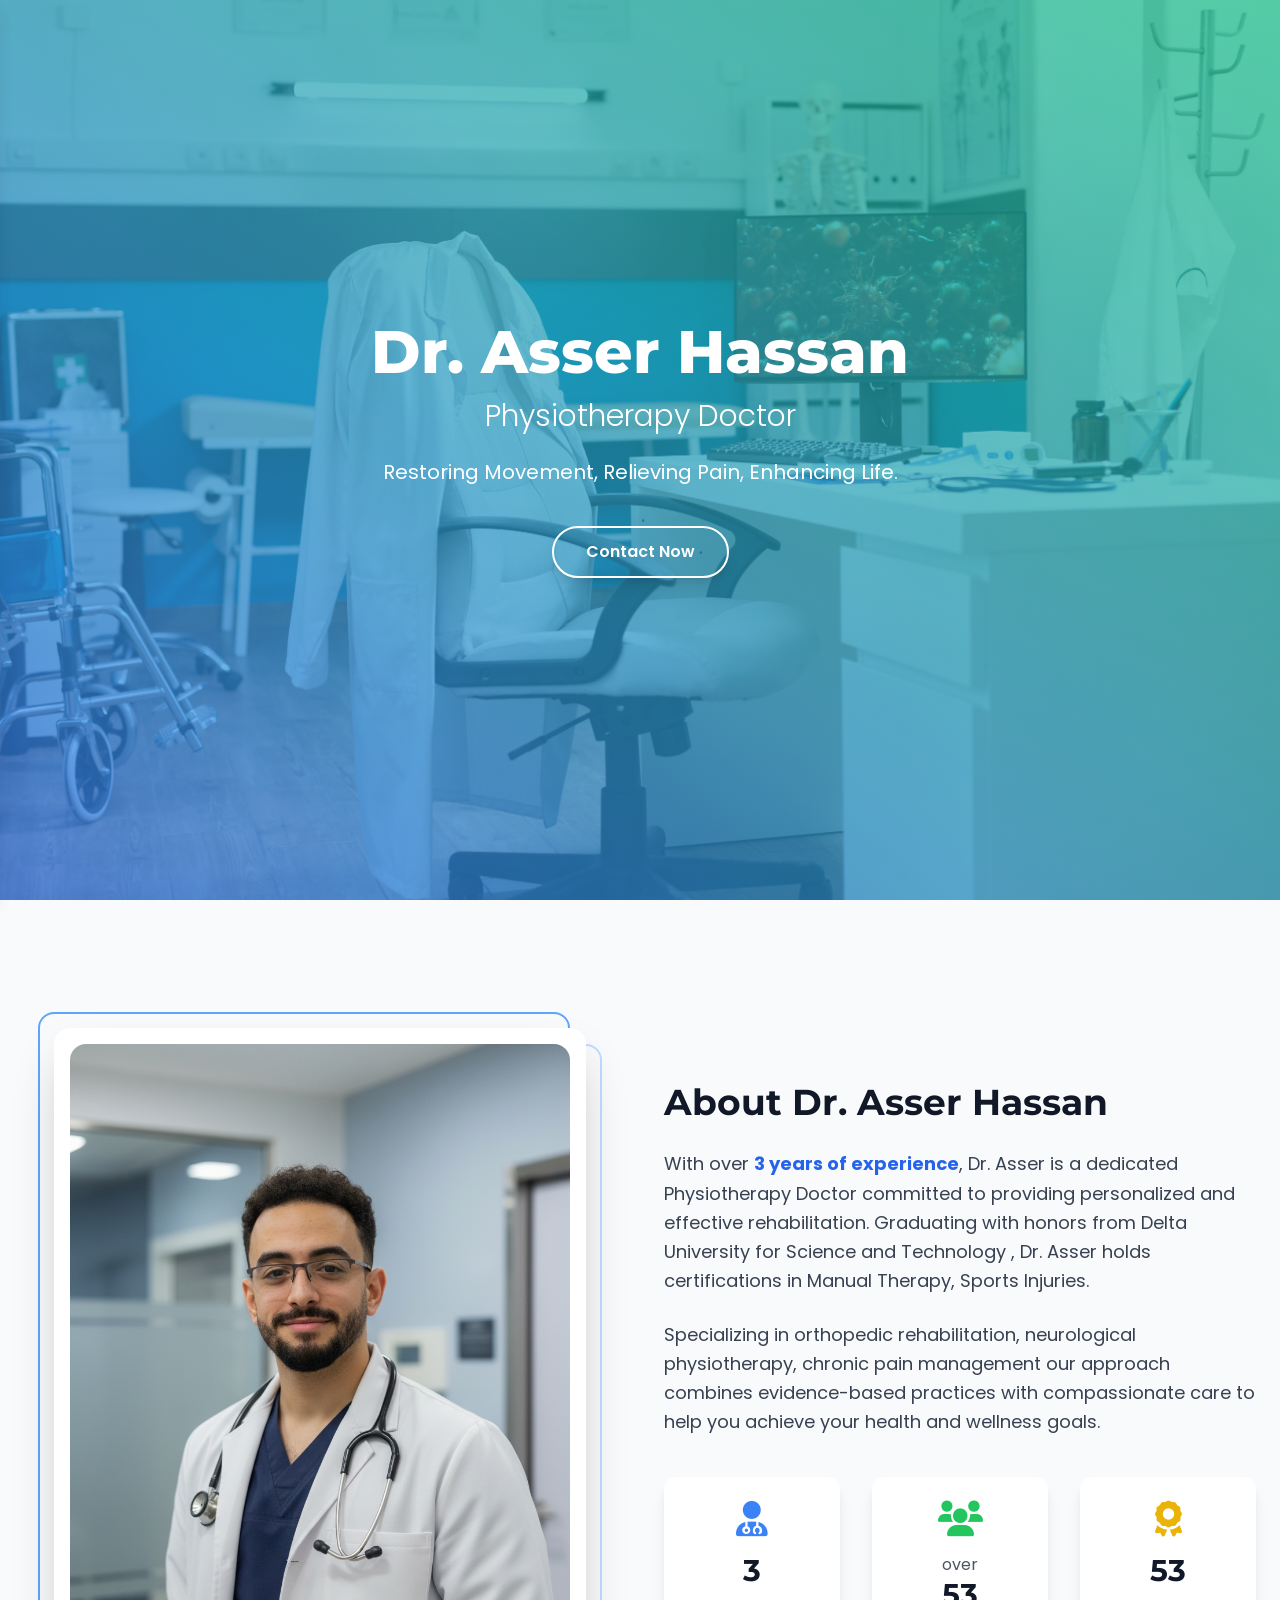
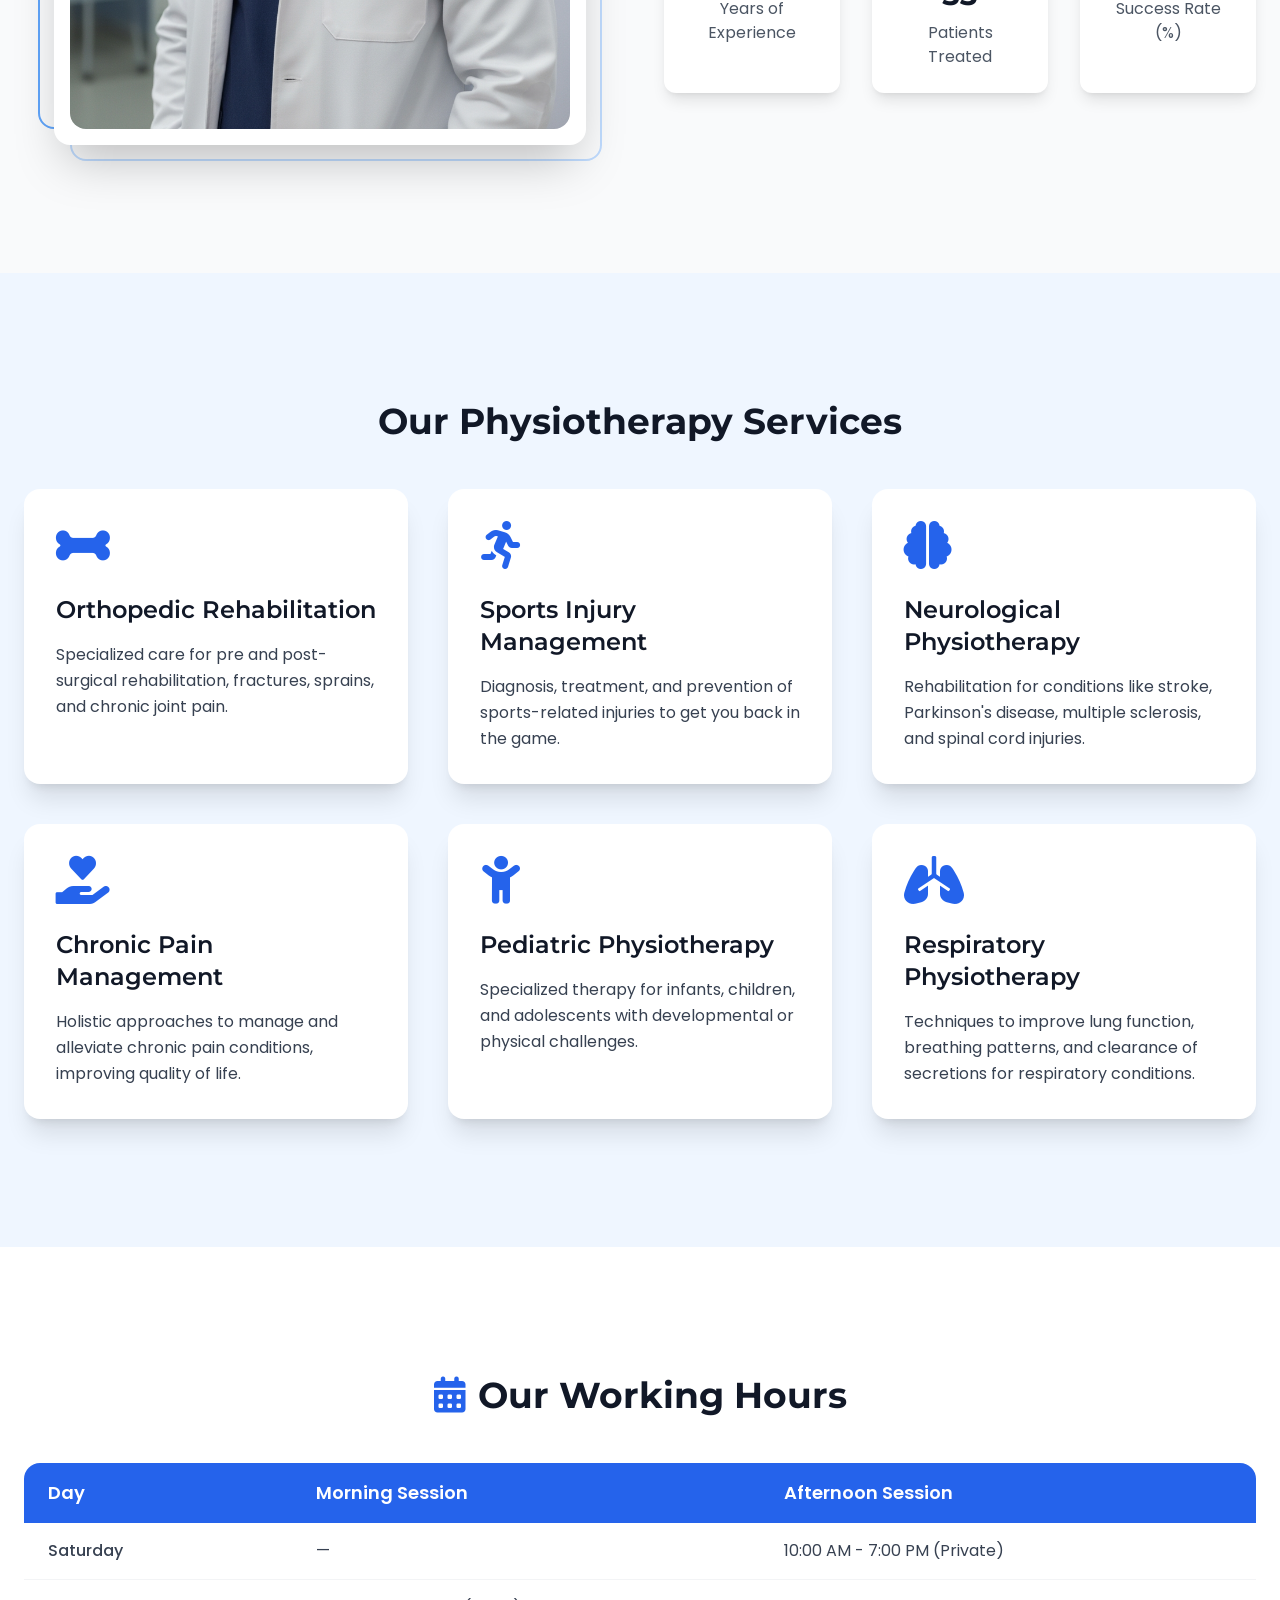
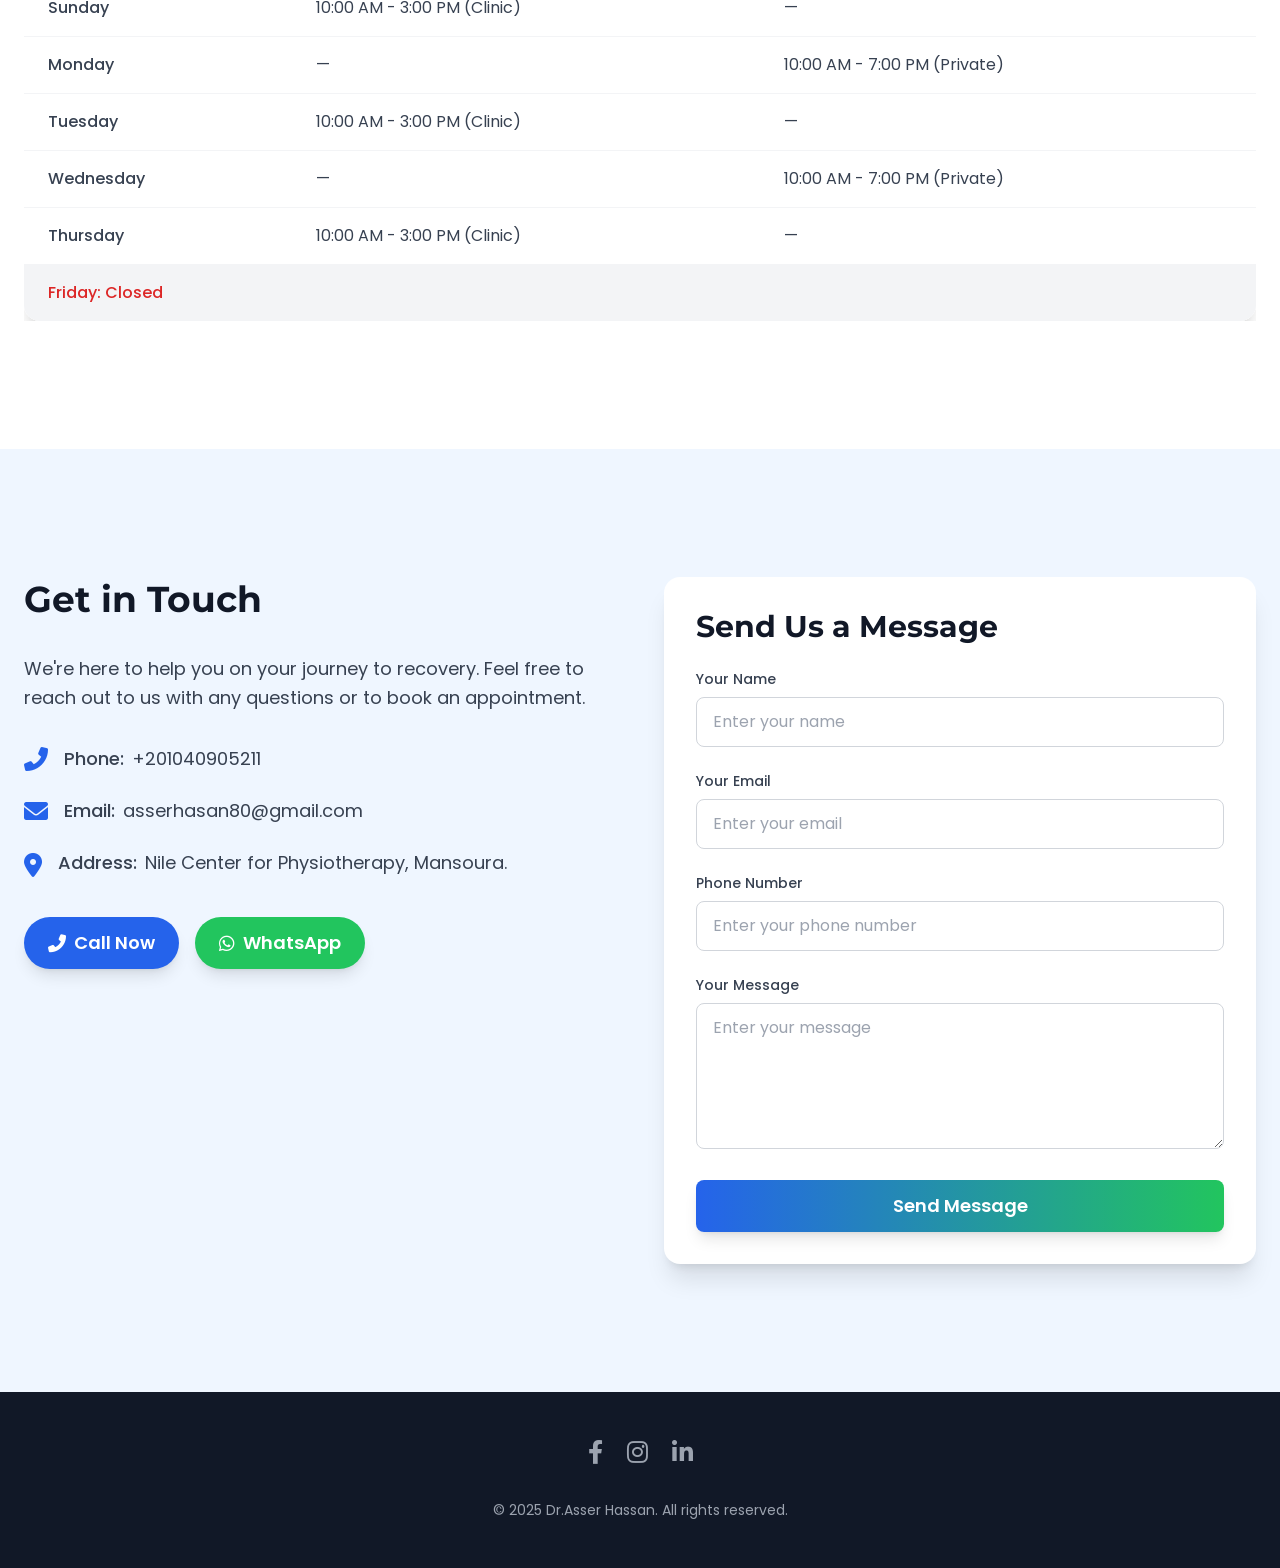
<file: index.html>
<!DOCTYPE html>
<html lang="en" class="scroll-smooth">
  <head>
    <meta charset="UTF-8" />
    <meta name="viewport" content="width=device-width, initial-scale=1.0" />
    <title>Dr. Asser Hassan - Physiotherapy</title>
    <link href="output.css" rel="stylesheet" />
    <link
      rel="stylesheet"
      href="https://cdnjs.cloudflare.com/ajax/libs/font-awesome/6.0.0-beta3/css/all.min.css"
    />
    <link
      href="https://fonts.googleapis.com/css2?family=Montserrat:wght@300;400;500;600;700&family=Poppins:wght@300;400;500;600;700&display=swap"
      rel="stylesheet"
    />
    <style>
      /* Custom CSS will go here if needed, but Tailwind is primary */
      body {
        font-family: "Poppins", sans-serif; /* A premium and clean font */
      }
      h1,
      h2,
      h3,
      h4,
      h5,
      h6 {
        font-family: "Montserrat", sans-serif; /* For headings */
      }
      .hero-background {
        background-image: url("https://source.unsplash.com/random/1600x900/?physiotherapy,healthcare"); /* Placeholder image */
        background-size: cover;
        background-position: center;
        background-attachment: fixed; /* Parallax effect */
        position: relative;
      }
      .gradient-overlay {
        position: absolute;
        top: 0;
        left: 0;
        right: 0;
        bottom: 0;
        background: linear-gradient(
          to right top,
          rgba(59, 130, 246, 0.7),
          rgba(16, 185, 129, 0.7)
        ); /* Tailwind blue-500 to green-500 */
      }

      /* Custom scroll animations */
      .fade-in-up {
        opacity: 0;
        transform: translateY(20px);
        transition: opacity 0.6s ease-out, transform 0.6s ease-out;
      }
      .fade-in-up.animate {
        opacity: 1;
        transform: translateY(0);
      }
      .fade-in {
        opacity: 0;
        transition: opacity 0.8s ease-out;
      }
      .fade-in.animate {
        opacity: 1;
      }
    </style>
  </head>
  <body class="text-gray-800">
    <!-- Header / Hero Section -->
    <header
      id="hero"
      class="relative min-h-screen flex items-center justify-center text-white"
    >
      <!-- Background Image -->
      <img
        src="./assets/header.jpg"
        alt="Physiotherapy"
        class="absolute inset-0 w-full h-full object-cover"
      />

      <!-- Gradient Overlay -->
      <div class="gradient-overlay absolute inset-0 bg-opacity-0"></div>

      <!-- Content -->
      <div class="relative z-10 text-center px-6">
        <h1 class="text-5xl md:text-6xl font-extrabold mb-4">
          Dr. Asser Hassan
        </h1>
        <p class="text-2xl md:text-3xl font-light mb-6">Physiotherapy Doctor</p>
        <p class="max-w-2xl mx-auto text-lg md:text-xl mb-10">
          Restoring Movement, Relieving Pain, Enhancing Life.
        </p>
        <div class="flex flex-col sm:flex-row justify-center gap-4">
          <a
            href="#contact"
            class="bg-transparent border-2 border-white text-white hover:bg-white hover:text-blue-600 px-8 py-3 rounded-full font-semibold shadow-lg transition"
            >Contact Now</a
          >
        </div>
      </div>
    </header>

    <!-- Navigation Bar (Fixed on scroll - will add with JS) -->
    <!-- Navbar -->
    <nav
      id="navbar"
      class="fixed top-0 left-0 right-0 bg-white shadow-lg z-50 hidden"
    >
      <div
        class="container mx-auto px-6 flex justify-between items-center py-4"
      >
        <!-- Logo -->
        <a href="#" class="text-2xl font-bold text-blue-600"
          >Dr. Asser Hassan</a
        >

        <!-- Burger button (mobile) -->
        <button
          id="menuBtn"
          class="md:hidden text-gray-800 text-2xl focus:outline-none"
        >
          <i class="fas fa-bars"></i>
        </button>

        <!-- Links (desktop) -->
        <div class="hidden md:flex gap-6">
          <a href="#hero" class="hover:text-blue-600 transition">Home</a>
          <a href="#about" class="hover:text-blue-600 transition">About</a>
          <a href="#services" class="hover:text-blue-600 transition"
            >Services</a
          >
          <a href="#schedule" class="hover:text-blue-600 transition"
            >Schedule</a
          >
          <a href="#contact" class="hover:text-blue-600 transition">Contact</a>
        </div>
      </div>
    </nav>

    <!-- Side Drawer Menu (mobile only) -->
    <div
      id="sideMenu"
      class="fixed top-0 left-0 w-64 h-full bg-white shadow-lg transform -translate-x-full transition-transform duration-300 z-50"
    >
      <div class="flex justify-between items-center p-4 border-b">
        <span class="text-xl font-bold text-blue-600">Menu</span>
        <button id="closeBtn" class="text-gray-800 text-2xl">
          <i class="fas fa-times"></i>
        </button>
      </div>
      <nav class="flex flex-col gap-4 p-6">
        <a href="#hero" class="hover:text-blue-600 transition">Home</a>
        <a href="#about" class="hover:text-blue-600 transition">About</a>
        <a href="#services" class="hover:text-blue-600 transition">Services</a>
        <a href="#schedule" class="hover:text-blue-600 transition">Schedule</a>
        <a href="#contact" class="hover:text-blue-600 transition">Contact</a>
      </nav>
    </div>

    <!-- Overlay -->
    <div
      id="overlay"
      class="fixed inset-0 bg-black bg-opacity-50 hidden z-40"
    ></div>

    <!-- About Section -->
    <section id="about" class="py-20 md:py-32 bg-gray-50">
      <div
        class="container mx-auto px-6 grid grid-cols-1 md:grid-cols-2 gap-12 items-center"
      >
        <div class="relative flex justify-center fade-in-up">
          <div
            class="relative bg-white p-4 rounded-2xl shadow-2xl hover:shadow-3xl transition-all duration-300 ease-in-out before:content-[''] before:absolute before:-top-4 before:-left-4 before:w-full before:h-full before:rounded-2xl before:border-2 before:border-blue-400 before:-z-10 after:content-[''] after:absolute after:-bottom-4 after:-right-4 after:w-full after:h-full after:rounded-2xl after:border-2 after:border-blue-200 after:-z-10"
          >
            <img
              src="./assets/Dr.jpg"
              alt="Dr. [Doctor's Name]"
              class="rounded-2xl object-cover"
              width="500"
              height="500"
            />
          </div>
        </div>

        <div class="fade-in-up">
          <h2 class="text-4xl font-bold text-gray-900 mb-6 leading-tight">
            About Dr. Asser Hassan
          </h2>
          <p class="text-gray-700 text-lg mb-6 leading-relaxed">
            With over
            <span class="font-bold text-blue-600">3 years of experience</span>,
            Dr. Asser is a dedicated Physiotherapy Doctor committed to providing
            personalized and effective rehabilitation. Graduating with honors
            from Delta University for Science and Technology , Dr. Asser holds
            certifications in Manual Therapy, Sports Injuries.
          </p>
          <p class="text-gray-700 text-lg mb-8 leading-relaxed">
            Specializing in orthopedic rehabilitation, neurological
            physiotherapy, chronic pain management our approach combines
            evidence-based practices with compassionate care to help you achieve
            your health and wellness goals.
          </p>

          <div class="grid grid-cols-1 sm:grid-cols-3 gap-8 text-center mt-10">
            <div
              class="p-6 bg-white rounded-xl shadow-lg hover:shadow-xl transition duration-300 fade-in-up"
              style="transition-delay: 0.2s"
            >
              <i class="fas fa-user-md text-4xl text-blue-500 mb-4"></i>
              <h3
                class="text-3xl font-bold text-gray-900 mb-2 counter"
                data-target="3"
              >
                0
              </h3>
              <p class="text-gray-600">Years of Experience</p>
            </div>
            <div
              class="p-6 bg-white rounded-xl shadow-lg hover:shadow-xl transition duration-300 fade-in-up"
              style="transition-delay: 0.4s"
            >
              <i class="fas fa-users text-4xl text-green-500 mb-4"></i>
              <p class="text-gray-600">over</p>
              <h3
                class="text-3xl font-bold text-gray-900 mb-2 counter"
                data-target="100+"
              ></h3>
              <p class="text-gray-600">Patients Treated</p>
            </div>
            <div
              class="p-6 bg-white rounded-xl shadow-lg hover:shadow-xl transition duration-300 fade-in-up"
              style="transition-delay: 0.6s"
            >
              <i class="fas fa-award text-4xl text-yellow-500 mb-4"></i>
              <h3
                class="text-3xl font-bold text-gray-900 mb-2 counter"
                data-target="98"
              >
                0
              </h3>
              <p class="text-gray-600">Success Rate (%)</p>
            </div>
          </div>
        </div>
      </div>
    </section>

    <!-- Services Section -->
    <section id="services" class="py-20 md:py-32 bg-blue-50">
      <div class="container mx-auto px-6">
        <h2
          class="text-4xl font-bold text-center text-gray-900 mb-12 fade-in-up"
        >
          Our Physiotherapy Services
        </h2>
        <div class="grid grid-cols-1 md:grid-cols-2 lg:grid-cols-3 gap-10">
          <!-- Service Card 1 -->
          <div
            class="bg-white rounded-2xl shadow-xl p-8 transform hover:scale-105 hover:shadow-2xl transition-all duration-300 ease-in-out group fade-in-up"
          >
            <div
              class="text-blue-600 group-hover:text-green-500 transition-colors duration-300 mb-6"
            >
              <i class="fas fa-bone text-5xl"></i>
            </div>
            <h3 class="text-2xl font-semibold text-gray-900 mb-4">
              Orthopedic Rehabilitation
            </h3>
            <p class="text-gray-700 leading-relaxed">
              Specialized care for pre and post-surgical rehabilitation,
              fractures, sprains, and chronic joint pain.
            </p>
          </div>
          <!-- Service Card 2 -->
          <div
            class="bg-white rounded-2xl shadow-xl p-8 transform hover:scale-105 hover:shadow-2xl transition-all duration-300 ease-in-out group fade-in-up"
            style="transition-delay: 0.2s"
          >
            <div
              class="text-blue-600 group-hover:text-green-500 transition-colors duration-300 mb-6"
            >
              <i class="fas fa-running text-5xl"></i>
            </div>
            <h3 class="text-2xl font-semibold text-gray-900 mb-4">
              Sports Injury Management
            </h3>
            <p class="text-gray-700 leading-relaxed">
              Diagnosis, treatment, and prevention of sports-related injuries to
              get you back in the game.
            </p>
          </div>
          <!-- Service Card 3 -->
          <div
            class="bg-white rounded-2xl shadow-xl p-8 transform hover:scale-105 hover:shadow-2xl transition-all duration-300 ease-in-out group fade-in-up"
            style="transition-delay: 0.4s"
          >
            <div
              class="text-blue-600 group-hover:text-green-500 transition-colors duration-300 mb-6"
            >
              <i class="fas fa-brain text-5xl"></i>
            </div>
            <h3 class="text-2xl font-semibold text-gray-900 mb-4">
              Neurological Physiotherapy
            </h3>
            <p class="text-gray-700 leading-relaxed">
              Rehabilitation for conditions like stroke, Parkinson's disease,
              multiple sclerosis, and spinal cord injuries.
            </p>
          </div>
          <!-- Service Card 4 -->
          <div
            class="bg-white rounded-2xl shadow-xl p-8 transform hover:scale-105 hover:shadow-2xl transition-all duration-300 ease-in-out group fade-in-up"
            style="transition-delay: 0.6s"
          >
            <div
              class="text-blue-600 group-hover:text-green-500 transition-colors duration-300 mb-6"
            >
              <i class="fas fa-hand-holding-heart text-5xl"></i>
            </div>
            <h3 class="text-2xl font-semibold text-gray-900 mb-4">
              Chronic Pain Management
            </h3>
            <p class="text-gray-700 leading-relaxed">
              Holistic approaches to manage and alleviate chronic pain
              conditions, improving quality of life.
            </p>
          </div>
          <!-- Service Card 5 -->
          <div
            class="bg-white rounded-2xl shadow-xl p-8 transform hover:scale-105 hover:shadow-2xl transition-all duration-300 ease-in-out group fade-in-up"
            style="transition-delay: 0.8s"
          >
            <div
              class="text-blue-600 group-hover:text-green-500 transition-colors duration-300 mb-6"
            >
              <i class="fas fa-child text-5xl"></i>
            </div>
            <h3 class="text-2xl font-semibold text-gray-900 mb-4">
              Pediatric Physiotherapy
            </h3>
            <p class="text-gray-700 leading-relaxed">
              Specialized therapy for infants, children, and adolescents with
              developmental or physical challenges.
            </p>
          </div>
          <!-- Service Card 6 -->
          <div
            class="bg-white rounded-2xl shadow-xl p-8 transform hover:scale-105 hover:shadow-2xl transition-all duration-300 ease-in-out group fade-in-up"
            style="transition-delay: 1s"
          >
            <div
              class="text-blue-600 group-hover:text-green-500 transition-colors duration-300 mb-6"
            >
              <i class="fas fa-lungs text-5xl"></i>
            </div>
            <h3 class="text-2xl font-semibold text-gray-900 mb-4">
              Respiratory Physiotherapy
            </h3>
            <p class="text-gray-700 leading-relaxed">
              Techniques to improve lung function, breathing patterns, and
              clearance of secretions for respiratory conditions.
            </p>
          </div>
        </div>
      </div>
    </section>

    <!-- Schedule / Working Hours Section -->
    <section id="schedule" class="py-20 md:py-32 bg-white">
      <div class="container mx-auto px-6">
        <h2
          class="text-4xl font-bold text-center text-gray-900 mb-12 fade-in-up"
        >
          <i class="fas fa-calendar-alt text-blue-600 mr-3"></i>Our Working
          Hours
        </h2>
        <div class="overflow-x-auto fade-in-up">
          <div class="overflow-x-auto rounded-2xl shadow-xl">
            <table class="min-w-full bg-white">
              <thead class="bg-blue-600 text-white">
                <tr>
                  <th class="py-4 px-6 text-left text-lg font-semibold">Day</th>
                  <th class="py-4 px-6 text-left text-lg font-semibold">
                    Morning Session
                  </th>
                  <th class="py-4 px-6 text-left text-lg font-semibold">
                    Afternoon Session
                  </th>
                </tr>
              </thead>
              <tbody class="text-gray-700">
                <tr
                  class="border-b border-gray-100 hover:bg-blue-50 transition duration-200"
                >
                  <td class="py-4 px-6 font-medium">Saturday</td>
                  <td class="py-4 px-6">—</td>
                  <td class="py-4 px-6">10:00 AM - 7:00 PM (Private)</td>
                </tr>
                <tr
                  class="border-b border-gray-100 hover:bg-blue-50 transition duration-200"
                >
                  <td class="py-4 px-6 font-medium">Sunday</td>
                  <td class="py-4 px-6">10:00 AM - 3:00 PM (Clinic)</td>
                  <td class="py-4 px-6">—</td>
                </tr>
                <tr
                  class="border-b border-gray-100 hover:bg-blue-50 transition duration-200"
                >
                  <td class="py-4 px-6 font-medium">Monday</td>
                  <td class="py-4 px-6">—</td>
                  <td class="py-4 px-6">10:00 AM - 7:00 PM (Private)</td>
                </tr>
                <tr
                  class="border-b border-gray-100 hover:bg-blue-50 transition duration-200"
                >
                  <td class="py-4 px-6 font-medium">Tuesday</td>
                  <td class="py-4 px-6">10:00 AM - 3:00 PM (Clinic)</td>
                  <td class="py-4 px-6">—</td>
                </tr>
                <tr
                  class="border-b border-gray-100 hover:bg-blue-50 transition duration-200"
                >
                  <td class="py-4 px-6 font-medium">Wednesday</td>
                  <td class="py-4 px-6">—</td>
                  <td class="py-4 px-6">10:00 AM - 7:00 PM (Private)</td>
                </tr>
                <tr
                  class="border-b border-gray-100 hover:bg-blue-50 transition duration-200"
                >
                  <td class="py-4 px-6 font-medium">Thursday</td>
                  <td class="py-4 px-6">10:00 AM - 3:00 PM (Clinic)</td>
                  <td class="py-4 px-6">—</td>
                </tr>
                <tr class="bg-gray-100">
                  <td class="py-4 px-6 font-medium text-red-600" colspan="3">
                    Friday: Closed
                  </td>
                </tr>
              </tbody>
            </table>
          </div>
        </div>
      </div>
    </section>

    <!-- Contact Section -->
    <section id="contact" class="py-20 md:py-32 bg-blue-50">
      <div
        class="container mx-auto px-6 grid grid-cols-1 md:grid-cols-2 gap-12"
      >
        <div class="fade-in-up">
          <h2 class="text-4xl font-bold text-gray-900 mb-8 leading-tight">
            Get in Touch
          </h2>
          <p class="text-lg text-gray-700 mb-8 leading-relaxed">
            We're here to help you on your journey to recovery. Feel free to
            reach out to us with any questions or to book an appointment.
          </p>
          <div class="space-y-6 mb-10">
            <div class="flex items-center text-gray-700 text-lg">
              <i class="fas fa-phone-alt text-blue-600 text-2xl mr-4"></i>
              <span class="font-medium">Phone:</span>
              <a
                href="tel:+201040905211"
                class="ml-2 hover:text-blue-600 transition duration-300"
                >+201040905211</a
              >
            </div>
            <div class="flex items-center text-gray-700 text-lg">
              <i class="fas fa-envelope text-blue-600 text-2xl mr-4"></i>
              <span class="font-medium">Email:</span>
              <a
                href="mailto:asserhasan80@gmail.com
"
                class="ml-2 hover:text-blue-600 transition duration-300"
                >asserhasan80@gmail.com
              </a>
            </div>
            <div class="flex items-start text-gray-700 text-lg">
              <i
                class="fas fa-map-marker-alt text-blue-600 text-2xl mr-4 mt-1"
              ></i>
              <span class="font-medium">Address:</span>
              <span class="ml-2">Nile Center for Physiotherapy, Mansoura.</span>
            </div>
          </div>

          <div class="flex gap-4 fade-in-up">
            <a
              href="tel:+201040905211"
              class="flex items-center bg-blue-600 text-white px-6 py-3 rounded-full text-lg font-semibold hover:bg-blue-700 transition duration-300 shadow-lg"
            >
              <i class="fas fa-phone-alt mr-2"></i> Call Now
            </a>
            <a
              href="https://wa.me/201040905211"
              target="_blank"
              class="flex items-center bg-green-500 text-white px-6 py-3 rounded-full text-lg font-semibold hover:bg-green-600 transition duration-300 shadow-lg"
            >
              <i class="fab fa-whatsapp mr-2"></i> WhatsApp
            </a>
          </div>
        </div>

        <div class="bg-white p-8 rounded-2xl shadow-xl fade-in-up">
          <h3 class="text-3xl font-bold text-gray-900 mb-6">
            Send Us a Message
          </h3>
          <form
            action="https://formspree.io/f/mgvnonok"
            method="POST"
            class="space-y-6"
          >
            <div>
              <label
                for="name"
                class="block text-gray-700 text-sm font-medium mb-2"
                >Your Name</label
              >
              <input
                placeholder="Enter your name"
                type="text"
                id="name"
                name="name"
                required
                class="w-full px-4 py-3 border border-gray-300 rounded-lg focus:outline-none focus:ring-2 focus:ring-blue-500 transition duration-300"
              />
            </div>
            <div>
              <label
                for="email"
                class="block text-gray-700 text-sm font-medium mb-2"
                >Your Email</label
              >
              <input
                placeholder="Enter your email"
                type="email"
                id="email"
                name="email"
                required
                class="w-full px-4 py-3 border border-gray-300 rounded-lg focus:outline-none focus:ring-2 focus:ring-blue-500 transition duration-300"
              />
            </div>
            <div>
              <label
                for="phone"
                class="block text-gray-700 text-sm font-medium mb-2"
                >Phone Number</label
              >
              <input
                placeholder="Enter your phone number"
                type="tel"
                id="phone"
                name="phone"
                class="w-full px-4 py-3 border border-gray-300 rounded-lg focus:outline-none focus:ring-2 focus:ring-blue-500 transition duration-300"
              />
            </div>
            <div>
              <label
                for="message"
                class="block text-gray-700 text-sm font-medium mb-2"
                >Your Message</label
              >
              <textarea
                placeholder="Enter your message"
                id="message"
                name="message"
                rows="5"
                required
                class="w-full px-4 py-3 border border-gray-300 rounded-lg focus:outline-none focus:ring-2 focus:ring-blue-500 transition duration-300"
              ></textarea>
            </div>
            <button
              type="submit"
              class="w-full bg-gradient-to-r from-blue-600 to-green-500 text-white px-6 py-3 rounded-lg text-lg font-semibold hover:from-blue-700 hover:to-green-600 transition duration-300 ease-in-out shadow-lg hover:shadow-xl"
            >
              Send Message
            </button>
          </form>
        </div>
      </div>
    </section>

    <!-- Footer -->
    <footer class="bg-gray-900 text-white py-12">
      <div class="container mx-auto px-6 text-center">
        <div class="flex justify-center space-x-6 mb-8 fade-in-up">
          <a
            href="https://www.facebook.com/asser.hassan.56"
            b
            target="_blank"
            class="text-gray-400 hover:text-blue-500 transition duration-300"
          >
            <i class="fab fa-facebook-f text-2xl"></i>
          </a>
          <a
            href="https://www.instagram.com/asser_222002"
            target="_blank"
            class="text-gray-400 hover:text-blue-500 transition duration-300"
          >
            <i class="fab fa-instagram text-2xl"></i>
          </a>
          <a
            href="https://www.linkedin.com/in/asser-hasan-88234b387/"
            target="_blank"
            class="text-gray-400 hover:text-blue-500 transition duration-300"
          >
            <i class="fab fa-linkedin-in text-2xl"></i>
          </a>
        </div>
        <p class="text-gray-400 text-sm fade-in-up">
          &copy; 2025 Dr.Asser Hassan. All rights reserved.
        </p>
      </div>
      <!-- Scroll to Top Button -->
      <button
        id="scrollToTopBtn"
        class="fixed bottom-8 right-8 bg-blue-600 text-white p-4 rounded-full shadow-lg hover:bg-blue-700 transition duration-300 ease-in-out hidden"
      >
        <i class="fas fa-arrow-up text-xl"></i>
      </button>
    </footer>

    <script src="./main.js"></script>
  </body>
</html>
</file>
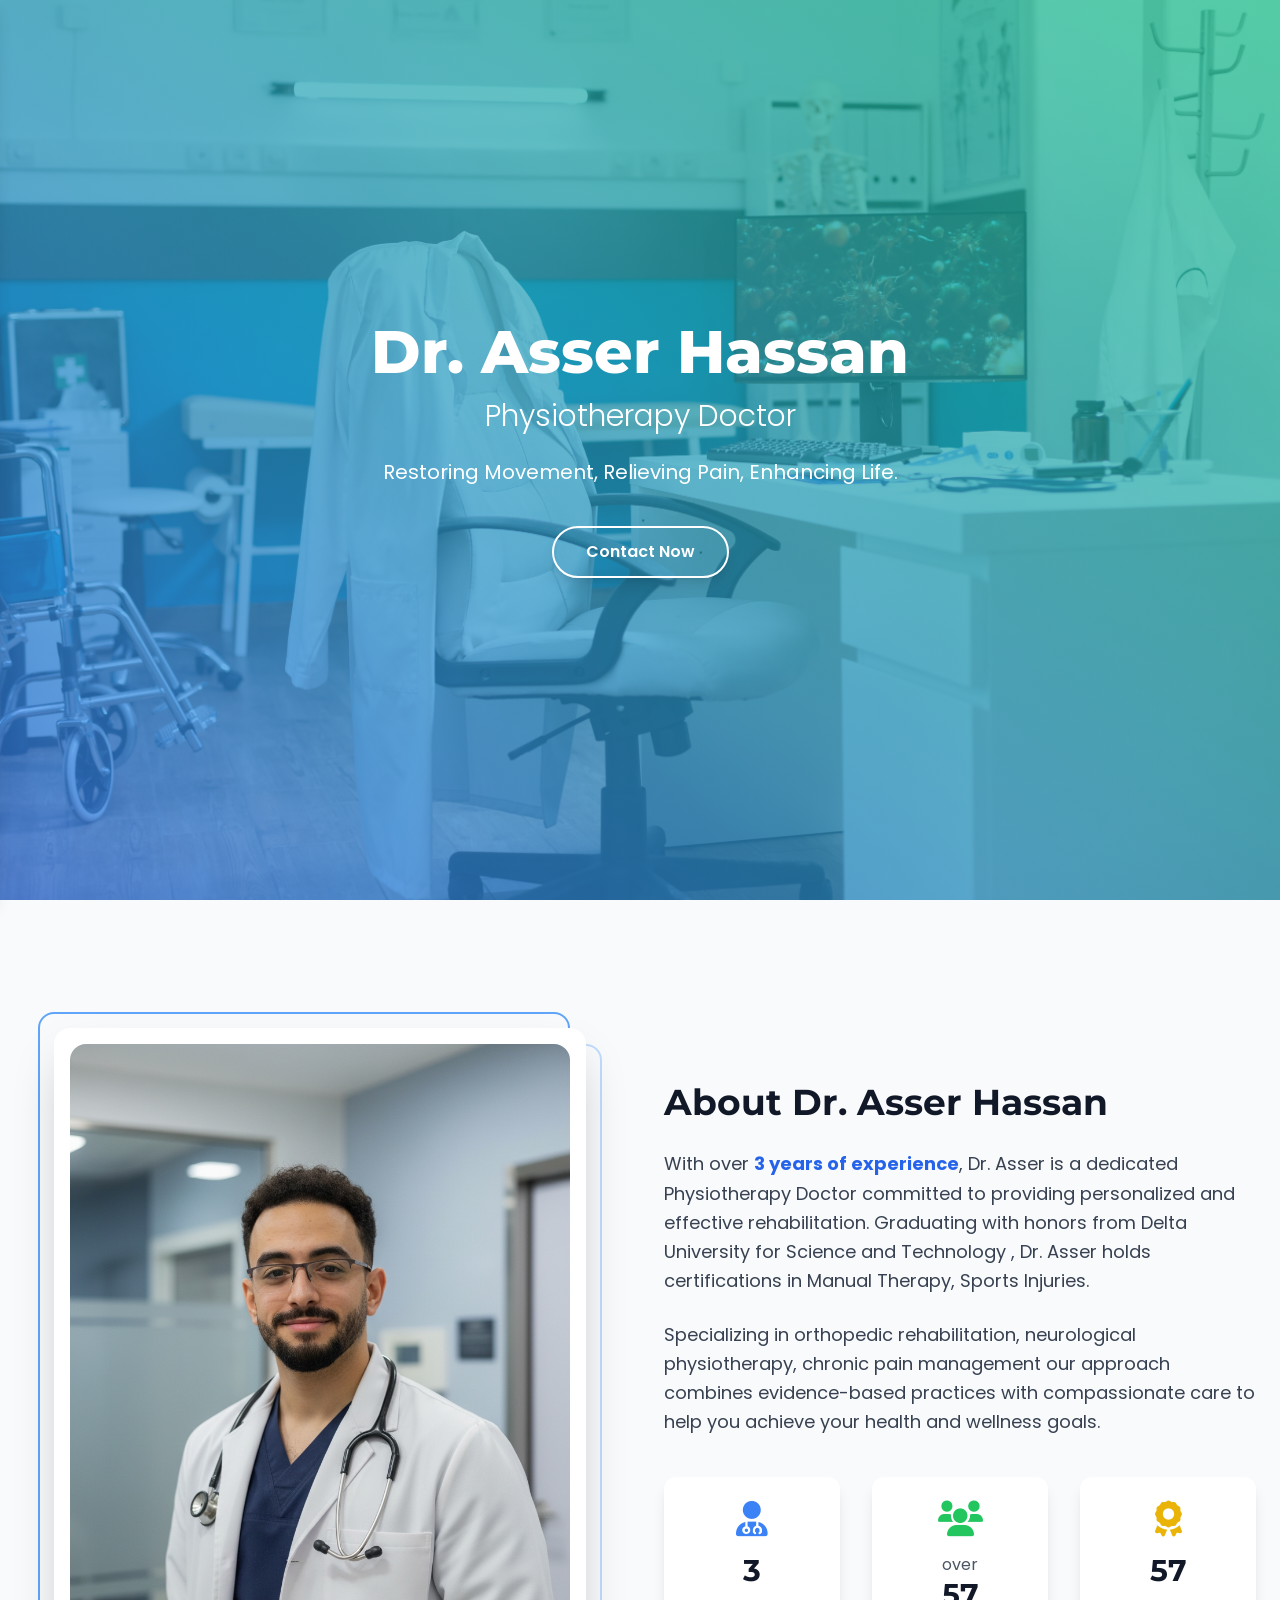
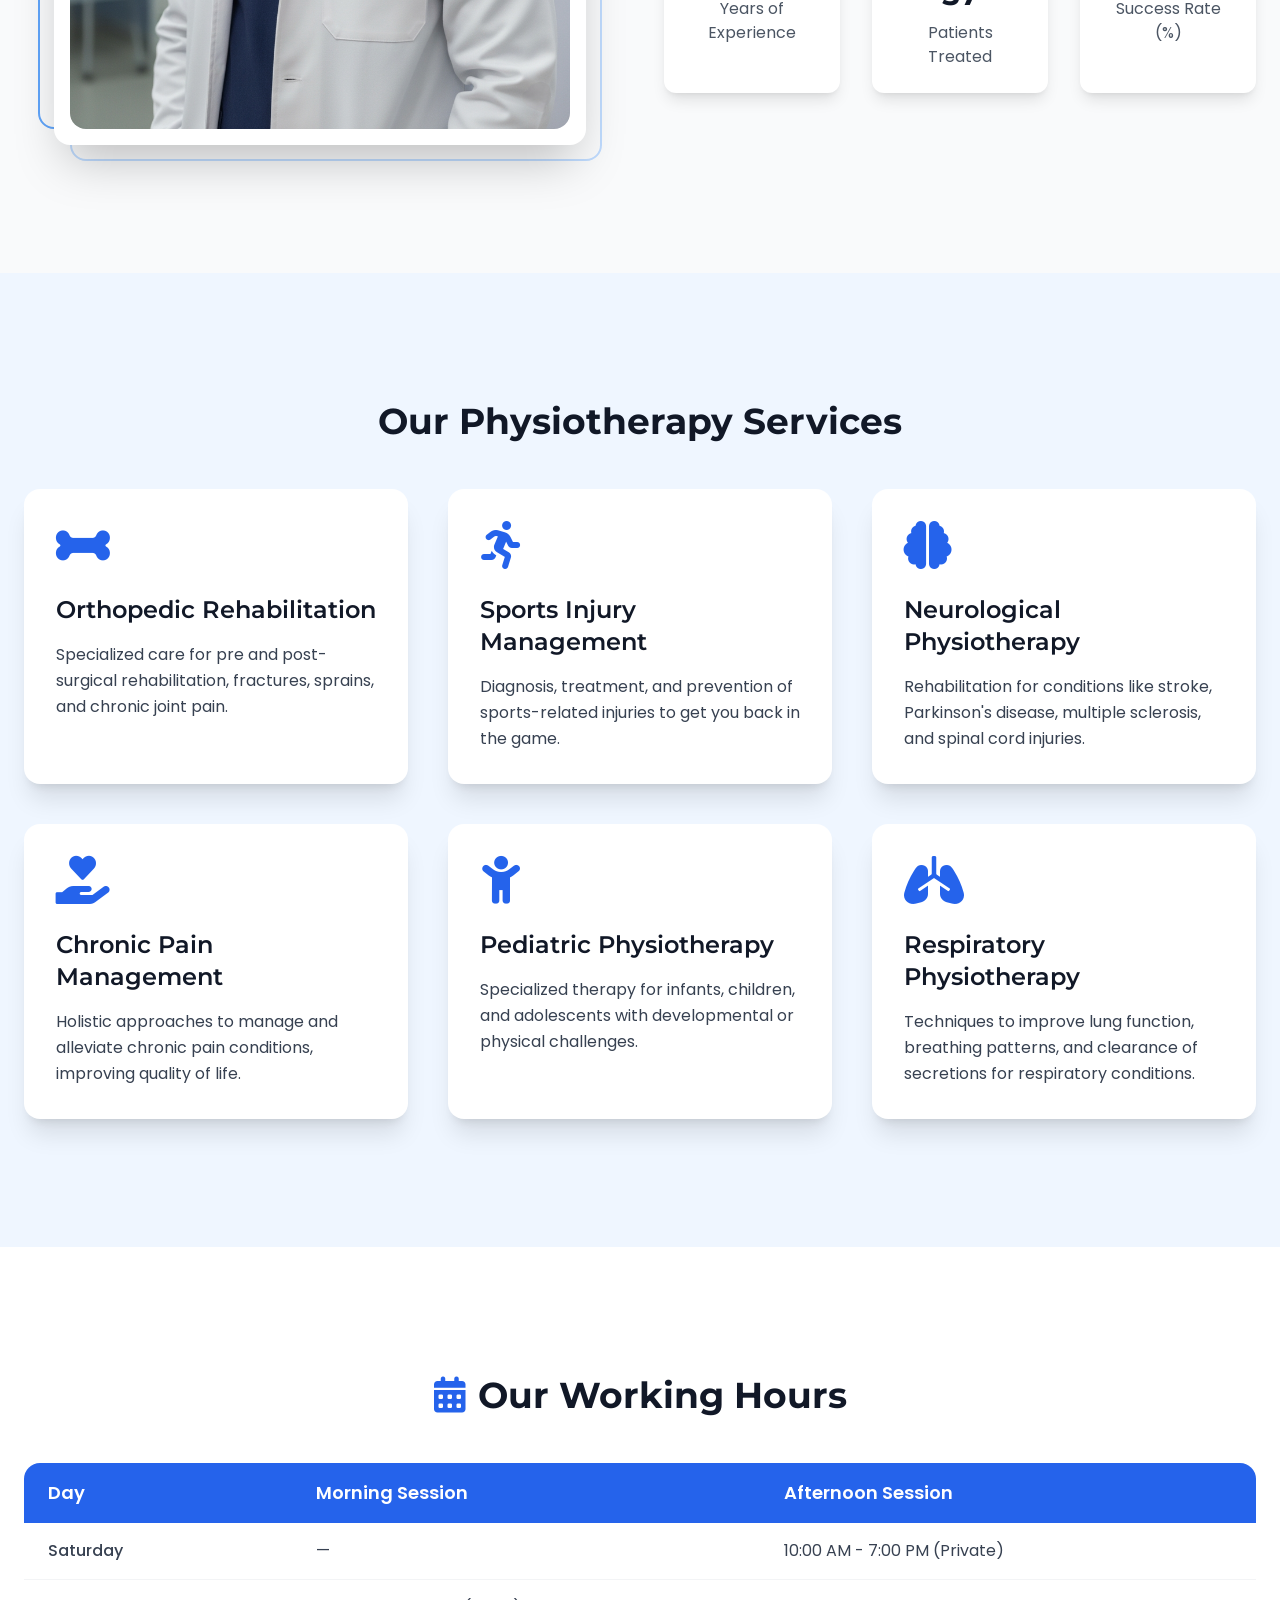
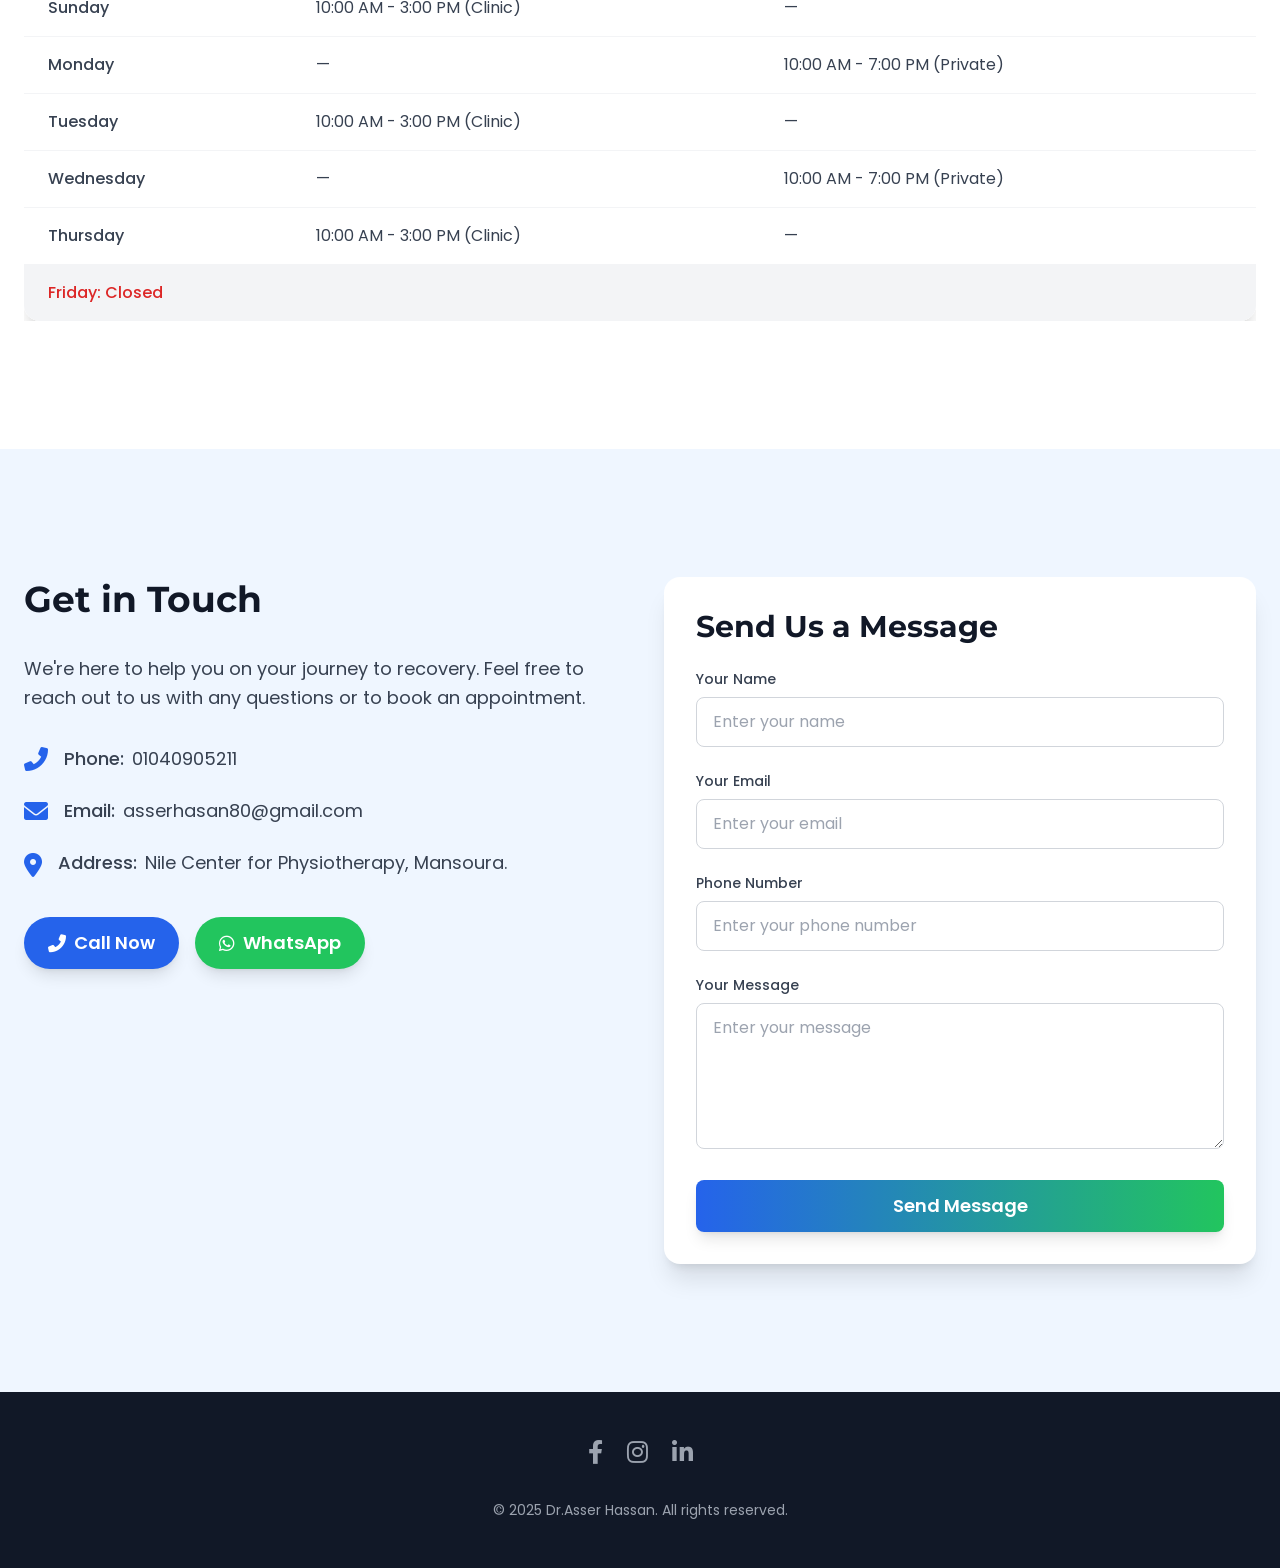
<file: en.html>
<!DOCTYPE html>
<html lang="en" class="scroll-smooth">
  <head>
    <meta charset="UTF-8" />
    <meta name="viewport" content="width=device-width, initial-scale=1.0" />
    <title>Dr. Asser Hassan - Physiotherapy</title>
    <link href="output.css" rel="stylesheet" />
    <link
      rel="stylesheet"
      href="https://cdnjs.cloudflare.com/ajax/libs/font-awesome/6.0.0-beta3/css/all.min.css"
    />
    <link
      href="https://fonts.googleapis.com/css2?family=Montserrat:wght@300;400;500;600;700&family=Poppins:wght@300;400;500;600;700&display=swap"
      rel="stylesheet"
    />
    <style>
      /* Custom CSS will go here if needed, but Tailwind is primary */
      body {
        font-family: "Poppins", sans-serif; /* A premium and clean font */
      }
      h1,
      h2,
      h3,
      h4,
      h5,
      h6 {
        font-family: "Montserrat", sans-serif; /* For headings */
      }
      .hero-background {
        background-image: url("https://source.unsplash.com/random/1600x900/?physiotherapy,healthcare"); /* Placeholder image */
        background-size: cover;
        background-position: center;
        background-attachment: fixed; /* Parallax effect */
        position: relative;
      }
      .gradient-overlay {
        position: absolute;
        top: 0;
        left: 0;
        right: 0;
        bottom: 0;
        background: linear-gradient(
          to right top,
          rgba(59, 130, 246, 0.7),
          rgba(16, 185, 129, 0.7)
        ); /* Tailwind blue-500 to green-500 */
      }

      /* Custom scroll animations */
      .fade-in-up {
        opacity: 0;
        transform: translateY(20px);
        transition: opacity 0.6s ease-out, transform 0.6s ease-out;
      }
      .fade-in-up.animate {
        opacity: 1;
        transform: translateY(0);
      }
      .fade-in {
        opacity: 0;
        transition: opacity 0.8s ease-out;
      }
      .fade-in.animate {
        opacity: 1;
      }
    </style>
  </head>
  <body class="text-gray-800">
    <!-- Header / Hero Section -->
    <header
      id="hero"
      class="relative min-h-screen flex items-center justify-center text-white"
    >
      <!-- Background Image -->
      <img
        src="./assets/header.jpg"
        alt="Physiotherapy"
        class="absolute inset-0 w-full h-full object-cover"
      />

      <!-- Gradient Overlay -->
      <div class="gradient-overlay absolute inset-0 bg-opacity-0"></div>

      <!-- Content -->
      <div class="relative z-10 text-center px-6">
        <h1 class="text-5xl md:text-6xl font-extrabold mb-4">
          Dr. Asser Hassan
        </h1>
        <p class="text-2xl md:text-3xl font-light mb-6">Physiotherapy Doctor</p>
        <p class="max-w-2xl mx-auto text-lg md:text-xl mb-10">
          Restoring Movement, Relieving Pain, Enhancing Life.
        </p>
        <div class="flex flex-col sm:flex-row justify-center gap-4">
          <a
            href="#contact"
            class="bg-transparent border-2 border-white text-white hover:bg-white hover:text-blue-600 px-8 py-3 rounded-full font-semibold shadow-lg transition"
            >Contact Now</a
          >
        </div>
      </div>
    </header>

    <!-- Navigation Bar (Fixed on scroll - will add with JS) -->
    <!-- Navbar -->
    <nav
      id="navbar"
      class="fixed top-0 left-0 right-0 bg-white shadow-lg z-50 hidden"
    >
      <div
        class="container mx-auto px-6 flex justify-between items-center py-4"
      >
        <!-- Logo -->
        <a href="#" class="text-2xl font-bold text-blue-600"
          >Dr. Asser Hassan</a
        >

        <!-- Burger button (mobile) -->
        <button
          id="menuBtn"
          class="md:hidden text-gray-800 text-2xl focus:outline-none"
        >
          <i class="fas fa-bars"></i>
        </button>

        <!-- Links (desktop) -->
        <div class="hidden md:flex gap-6">
          <a href="#hero" class="hover:text-blue-600 transition">Home</a>
          <a href="#about" class="hover:text-blue-600 transition">About</a>
          <a href="#services" class="hover:text-blue-600 transition"
            >Services</a
          >
          <a href="#schedule" class="hover:text-blue-600 transition"
            >Schedule</a
          >
          <a href="#contact" class="hover:text-blue-600 transition">Contact</a>
        </div>
      </div>
    </nav>

    <!-- Side Drawer Menu (mobile only) -->
    <div
      id="sideMenu"
      class="fixed top-0 left-0 w-64 h-full bg-white shadow-lg transform -translate-x-full transition-transform duration-300 z-50"
    >
      <div class="flex justify-between items-center p-4 border-b">
        <span class="text-xl font-bold text-blue-600">Menu</span>
        <button id="closeBtn" class="text-gray-800 text-2xl">
          <i class="fas fa-times"></i>
        </button>
      </div>
      <nav class="flex flex-col gap-4 p-6">
        <a href="#hero" class="hover:text-blue-600 transition">Home</a>
        <a href="#about" class="hover:text-blue-600 transition">About</a>
        <a href="#services" class="hover:text-blue-600 transition">Services</a>
        <a href="#schedule" class="hover:text-blue-600 transition">Schedule</a>
        <a href="#contact" class="hover:text-blue-600 transition">Contact</a>
      </nav>
    </div>

    <!-- Overlay -->
    <div
      id="overlay"
      class="fixed inset-0 bg-black bg-opacity-50 hidden z-40"
    ></div>

    <!-- About Section -->
    <section id="about" class="py-20 md:py-32 bg-gray-50">
      <div
        class="container mx-auto px-6 grid grid-cols-1 md:grid-cols-2 gap-12 items-center"
      >
        <div class="relative flex justify-center fade-in-up">
          <div
            class="relative bg-white p-4 rounded-2xl shadow-2xl hover:shadow-3xl transition-all duration-300 ease-in-out before:content-[''] before:absolute before:-top-4 before:-left-4 before:w-full before:h-full before:rounded-2xl before:border-2 before:border-blue-400 before:-z-10 after:content-[''] after:absolute after:-bottom-4 after:-right-4 after:w-full after:h-full after:rounded-2xl after:border-2 after:border-blue-200 after:-z-10"
          >
            <img
              src="./assets/Dr.jpg"
              alt="Dr. [Doctor's Name]"
              class="rounded-2xl object-cover"
              width="500"
              height="500"
            />
          </div>
        </div>

        <div class="fade-in-up">
          <h2 class="text-4xl font-bold text-gray-900 mb-6 leading-tight">
            About Dr. Asser Hassan
          </h2>
          <p class="text-gray-700 text-lg mb-6 leading-relaxed">
            With over
            <span class="font-bold text-blue-600">3 years of experience</span>,
            Dr. Asser is a dedicated Physiotherapy Doctor committed to providing
            personalized and effective rehabilitation. Graduating with honors
            from Delta University for Science and Technology , Dr. Asser holds
            certifications in Manual Therapy, Sports Injuries.
          </p>
          <p class="text-gray-700 text-lg mb-8 leading-relaxed">
            Specializing in orthopedic rehabilitation, neurological
            physiotherapy, chronic pain management our approach combines
            evidence-based practices with compassionate care to help you achieve
            your health and wellness goals.
          </p>

          <div class="grid grid-cols-1 sm:grid-cols-3 gap-8 text-center mt-10">
            <div
              class="p-6 bg-white rounded-xl shadow-lg hover:shadow-xl transition duration-300 fade-in-up"
              style="transition-delay: 0.2s"
            >
              <i class="fas fa-user-md text-4xl text-blue-500 mb-4"></i>
              <h3
                class="text-3xl font-bold text-gray-900 mb-2 counter"
                data-target="3"
              >
                0
              </h3>
              <p class="text-gray-600">Years of Experience</p>
            </div>
            <div
              class="p-6 bg-white rounded-xl shadow-lg hover:shadow-xl transition duration-300 fade-in-up"
              style="transition-delay: 0.4s"
            >
              <i class="fas fa-users text-4xl text-green-500 mb-4"></i>
              <p class="text-gray-600">over</p>
              <h3
                class="text-3xl font-bold text-gray-900 mb-2 counter"
                data-target="100+"
              ></h3>
              <p class="text-gray-600">Patients Treated</p>
            </div>
            <div
              class="p-6 bg-white rounded-xl shadow-lg hover:shadow-xl transition duration-300 fade-in-up"
              style="transition-delay: 0.6s"
            >
              <i class="fas fa-award text-4xl text-yellow-500 mb-4"></i>
              <h3
                class="text-3xl font-bold text-gray-900 mb-2 counter"
                data-target="98"
              >
                0
              </h3>
              <p class="text-gray-600">Success Rate (%)</p>
            </div>
          </div>
        </div>
      </div>
    </section>

    <!-- Services Section -->
    <section id="services" class="py-20 md:py-32 bg-blue-50">
      <div class="container mx-auto px-6">
        <h2
          class="text-4xl font-bold text-center text-gray-900 mb-12 fade-in-up"
        >
          Our Physiotherapy Services
        </h2>
        <div class="grid grid-cols-1 md:grid-cols-2 lg:grid-cols-3 gap-10">
          <!-- Service Card 1 -->
          <div
            class="bg-white rounded-2xl shadow-xl p-8 transform hover:scale-105 hover:shadow-2xl transition-all duration-300 ease-in-out group fade-in-up"
          >
            <div
              class="text-blue-600 group-hover:text-green-500 transition-colors duration-300 mb-6"
            >
              <i class="fas fa-bone text-5xl"></i>
            </div>
            <h3 class="text-2xl font-semibold text-gray-900 mb-4">
              Orthopedic Rehabilitation
            </h3>
            <p class="text-gray-700 leading-relaxed">
              Specialized care for pre and post-surgical rehabilitation,
              fractures, sprains, and chronic joint pain.
            </p>
          </div>
          <!-- Service Card 2 -->
          <div
            class="bg-white rounded-2xl shadow-xl p-8 transform hover:scale-105 hover:shadow-2xl transition-all duration-300 ease-in-out group fade-in-up"
            style="transition-delay: 0.2s"
          >
            <div
              class="text-blue-600 group-hover:text-green-500 transition-colors duration-300 mb-6"
            >
              <i class="fas fa-running text-5xl"></i>
            </div>
            <h3 class="text-2xl font-semibold text-gray-900 mb-4">
              Sports Injury Management
            </h3>
            <p class="text-gray-700 leading-relaxed">
              Diagnosis, treatment, and prevention of sports-related injuries to
              get you back in the game.
            </p>
          </div>
          <!-- Service Card 3 -->
          <div
            class="bg-white rounded-2xl shadow-xl p-8 transform hover:scale-105 hover:shadow-2xl transition-all duration-300 ease-in-out group fade-in-up"
            style="transition-delay: 0.4s"
          >
            <div
              class="text-blue-600 group-hover:text-green-500 transition-colors duration-300 mb-6"
            >
              <i class="fas fa-brain text-5xl"></i>
            </div>
            <h3 class="text-2xl font-semibold text-gray-900 mb-4">
              Neurological Physiotherapy
            </h3>
            <p class="text-gray-700 leading-relaxed">
              Rehabilitation for conditions like stroke, Parkinson's disease,
              multiple sclerosis, and spinal cord injuries.
            </p>
          </div>
          <!-- Service Card 4 -->
          <div
            class="bg-white rounded-2xl shadow-xl p-8 transform hover:scale-105 hover:shadow-2xl transition-all duration-300 ease-in-out group fade-in-up"
            style="transition-delay: 0.6s"
          >
            <div
              class="text-blue-600 group-hover:text-green-500 transition-colors duration-300 mb-6"
            >
              <i class="fas fa-hand-holding-heart text-5xl"></i>
            </div>
            <h3 class="text-2xl font-semibold text-gray-900 mb-4">
              Chronic Pain Management
            </h3>
            <p class="text-gray-700 leading-relaxed">
              Holistic approaches to manage and alleviate chronic pain
              conditions, improving quality of life.
            </p>
          </div>
          <!-- Service Card 5 -->
          <div
            class="bg-white rounded-2xl shadow-xl p-8 transform hover:scale-105 hover:shadow-2xl transition-all duration-300 ease-in-out group fade-in-up"
            style="transition-delay: 0.8s"
          >
            <div
              class="text-blue-600 group-hover:text-green-500 transition-colors duration-300 mb-6"
            >
              <i class="fas fa-child text-5xl"></i>
            </div>
            <h3 class="text-2xl font-semibold text-gray-900 mb-4">
              Pediatric Physiotherapy
            </h3>
            <p class="text-gray-700 leading-relaxed">
              Specialized therapy for infants, children, and adolescents with
              developmental or physical challenges.
            </p>
          </div>
          <!-- Service Card 6 -->
          <div
            class="bg-white rounded-2xl shadow-xl p-8 transform hover:scale-105 hover:shadow-2xl transition-all duration-300 ease-in-out group fade-in-up"
            style="transition-delay: 1s"
          >
            <div
              class="text-blue-600 group-hover:text-green-500 transition-colors duration-300 mb-6"
            >
              <i class="fas fa-lungs text-5xl"></i>
            </div>
            <h3 class="text-2xl font-semibold text-gray-900 mb-4">
              Respiratory Physiotherapy
            </h3>
            <p class="text-gray-700 leading-relaxed">
              Techniques to improve lung function, breathing patterns, and
              clearance of secretions for respiratory conditions.
            </p>
          </div>
        </div>
      </div>
    </section>

    <!-- Schedule / Working Hours Section -->
    <section id="schedule" class="py-20 md:py-32 bg-white">
      <div class="container mx-auto px-6">
        <h2
          class="text-4xl font-bold text-center text-gray-900 mb-12 fade-in-up"
        >
          <i class="fas fa-calendar-alt text-blue-600 mr-3"></i>Our Working
          Hours
        </h2>
        <div class="overflow-x-auto fade-in-up">
          <div class="overflow-x-auto rounded-2xl shadow-xl">
            <table class="min-w-full bg-white">
              <thead class="bg-blue-600 text-white">
                <tr>
                  <th class="py-4 px-6 text-left text-lg font-semibold">Day</th>
                  <th class="py-4 px-6 text-left text-lg font-semibold">
                    Morning Session
                  </th>
                  <th class="py-4 px-6 text-left text-lg font-semibold">
                    Afternoon Session
                  </th>
                </tr>
              </thead>
              <tbody class="text-gray-700">
                <tr
                  class="border-b border-gray-100 hover:bg-blue-50 transition duration-200"
                >
                  <td class="py-4 px-6 font-medium">Saturday</td>
                  <td class="py-4 px-6">—</td>
                  <td class="py-4 px-6">10:00 AM - 7:00 PM (Private)</td>
                </tr>
                <tr
                  class="border-b border-gray-100 hover:bg-blue-50 transition duration-200"
                >
                  <td class="py-4 px-6 font-medium">Sunday</td>
                  <td class="py-4 px-6">10:00 AM - 3:00 PM (Clinic)</td>
                  <td class="py-4 px-6">—</td>
                </tr>
                <tr
                  class="border-b border-gray-100 hover:bg-blue-50 transition duration-200"
                >
                  <td class="py-4 px-6 font-medium">Monday</td>
                  <td class="py-4 px-6">—</td>
                  <td class="py-4 px-6">10:00 AM - 7:00 PM (Private)</td>
                </tr>
                <tr
                  class="border-b border-gray-100 hover:bg-blue-50 transition duration-200"
                >
                  <td class="py-4 px-6 font-medium">Tuesday</td>
                  <td class="py-4 px-6">10:00 AM - 3:00 PM (Clinic)</td>
                  <td class="py-4 px-6">—</td>
                </tr>
                <tr
                  class="border-b border-gray-100 hover:bg-blue-50 transition duration-200"
                >
                  <td class="py-4 px-6 font-medium">Wednesday</td>
                  <td class="py-4 px-6">—</td>
                  <td class="py-4 px-6">10:00 AM - 7:00 PM (Private)</td>
                </tr>
                <tr
                  class="border-b border-gray-100 hover:bg-blue-50 transition duration-200"
                >
                  <td class="py-4 px-6 font-medium">Thursday</td>
                  <td class="py-4 px-6">10:00 AM - 3:00 PM (Clinic)</td>
                  <td class="py-4 px-6">—</td>
                </tr>
                <tr class="bg-gray-100">
                  <td class="py-4 px-6 font-medium text-red-600" colspan="3">
                    Friday: Closed
                  </td>
                </tr>
              </tbody>
            </table>
          </div>
        </div>
      </div>
    </section>

    <!-- Contact Section -->
    <section id="contact" class="py-20 md:py-32 bg-blue-50">
      <div
        class="container mx-auto px-6 grid grid-cols-1 md:grid-cols-2 gap-12"
      >
        <div class="fade-in-up">
          <h2 class="text-4xl font-bold text-gray-900 mb-8 leading-tight">
            Get in Touch
          </h2>
          <p class="text-lg text-gray-700 mb-8 leading-relaxed">
            We're here to help you on your journey to recovery. Feel free to
            reach out to us with any questions or to book an appointment.
          </p>
          <div class="space-y-6 mb-10">
            <div class="flex items-center text-gray-700 text-lg">
              <i class="fas fa-phone-alt text-blue-600 text-2xl mr-4"></i>
              <span class="font-medium">Phone:</span>
              <a
                href="tel:+01040905211"
                class="ml-2 hover:text-blue-600 transition duration-300"
                >01040905211</a
              >
            </div>
            <div class="flex items-center text-gray-700 text-lg">
              <i class="fas fa-envelope text-blue-600 text-2xl mr-4"></i>
              <span class="font-medium">Email:</span>
              <a
                href="mailto:asserhasan80@gmail.com
"
                class="ml-2 hover:text-blue-600 transition duration-300"
                >asserhasan80@gmail.com
              </a>
            </div>
            <div class="flex items-start text-gray-700 text-lg">
              <i
                class="fas fa-map-marker-alt text-blue-600 text-2xl mr-4 mt-1"
              ></i>
              <span class="font-medium">Address:</span>
              <span class="ml-2">Nile Center for Physiotherapy, Mansoura.</span>
            </div>
          </div>

          <div class="flex gap-4 fade-in-up">
            <a
              href="tel:+01040905211"
              class="flex items-center bg-blue-600 text-white px-6 py-3 rounded-full text-lg font-semibold hover:bg-blue-700 transition duration-300 shadow-lg"
            >
              <i class="fas fa-phone-alt mr-2"></i> Call Now
            </a>
            <a
              href="https://wa.me/01040905211"
              target="_blank"
              class="flex items-center bg-green-500 text-white px-6 py-3 rounded-full text-lg font-semibold hover:bg-green-600 transition duration-300 shadow-lg"
            >
              <i class="fab fa-whatsapp mr-2"></i> WhatsApp
            </a>
          </div>
        </div>

        <div class="bg-white p-8 rounded-2xl shadow-xl fade-in-up">
          <h3 class="text-3xl font-bold text-gray-900 mb-6">
            Send Us a Message
          </h3>
          <form
            action="https://formspree.io/f/mgvnonok"
            method="POST"
            class="space-y-6"
          >
            <div>
              <label
                for="name"
                class="block text-gray-700 text-sm font-medium mb-2"
                >Your Name</label
              >
              <input
                placeholder="Enter your name"
                type="text"
                id="name"
                name="name"
                required
                class="w-full px-4 py-3 border border-gray-300 rounded-lg focus:outline-none focus:ring-2 focus:ring-blue-500 transition duration-300"
              />
            </div>
            <div>
              <label
                for="email"
                class="block text-gray-700 text-sm font-medium mb-2"
                >Your Email</label
              >
              <input
                placeholder="Enter your email"
                type="email"
                id="email"
                name="email"
                required
                class="w-full px-4 py-3 border border-gray-300 rounded-lg focus:outline-none focus:ring-2 focus:ring-blue-500 transition duration-300"
              />
            </div>
            <div>
              <label
                for="phone"
                class="block text-gray-700 text-sm font-medium mb-2"
                >Phone Number</label
              >
              <input
                placeholder="Enter your phone number"
                type="tel"
                id="phone"
                name="phone"
                class="w-full px-4 py-3 border border-gray-300 rounded-lg focus:outline-none focus:ring-2 focus:ring-blue-500 transition duration-300"
              />
            </div>
            <div>
              <label
                for="message"
                class="block text-gray-700 text-sm font-medium mb-2"
                >Your Message</label
              >
              <textarea
                placeholder="Enter your message"
                id="message"
                name="message"
                rows="5"
                required
                class="w-full px-4 py-3 border border-gray-300 rounded-lg focus:outline-none focus:ring-2 focus:ring-blue-500 transition duration-300"
              ></textarea>
            </div>
            <button
              type="submit"
              class="w-full bg-gradient-to-r from-blue-600 to-green-500 text-white px-6 py-3 rounded-lg text-lg font-semibold hover:from-blue-700 hover:to-green-600 transition duration-300 ease-in-out shadow-lg hover:shadow-xl"
            >
              Send Message
            </button>
          </form>
        </div>
      </div>
    </section>

    <!-- Footer -->
    <footer class="bg-gray-900 text-white py-12">
      <div class="container mx-auto px-6 text-center">
        <div class="flex justify-center space-x-6 mb-8 fade-in-up">
          <a
            href="https://www.facebook.com/asser.hassan.56"
            b
            target="_blank"
            class="text-gray-400 hover:text-blue-500 transition duration-300"
          >
            <i class="fab fa-facebook-f text-2xl"></i>
          </a>
          <a
            href="https://www.instagram.com/asser_222002"
            target="_blank"
            class="text-gray-400 hover:text-blue-500 transition duration-300"
          >
            <i class="fab fa-instagram text-2xl"></i>
          </a>
          <a
            href="https://www.linkedin.com/in/asser-hasan-88234b387/"
            target="_blank"
            class="text-gray-400 hover:text-blue-500 transition duration-300"
          >
            <i class="fab fa-linkedin-in text-2xl"></i>
          </a>
        </div>
        <p class="text-gray-400 text-sm fade-in-up">
          &copy; 2025 Dr.Asser Hassan. All rights reserved.
        </p>
      </div>
      <!-- Scroll to Top Button -->
      <button
        id="scrollToTopBtn"
        class="fixed bottom-8 right-8 bg-blue-600 text-white p-4 rounded-full shadow-lg hover:bg-blue-700 transition duration-300 ease-in-out hidden"
      >
        <i class="fas fa-arrow-up text-xl"></i>
      </button>
    </footer>

    <script src="./main.js"></script>
  </body>
</html>
</file>
<file: output.css>
*,
:after,
:before {
  --tw-border-spacing-x: 0;
  --tw-border-spacing-y: 0;
  --tw-translate-x: 0;
  --tw-translate-y: 0;
  --tw-rotate: 0;
  --tw-skew-x: 0;
  --tw-skew-y: 0;
  --tw-scale-x: 1;
  --tw-scale-y: 1;
  --tw-pan-x: ;
  --tw-pan-y: ;
  --tw-pinch-zoom: ;
  --tw-scroll-snap-strictness: proximity;
  --tw-gradient-from-position: ;
  --tw-gradient-via-position: ;
  --tw-gradient-to-position: ;
  --tw-ordinal: ;
  --tw-slashed-zero: ;
  --tw-numeric-figure: ;
  --tw-numeric-spacing: ;
  --tw-numeric-fraction: ;
  --tw-ring-inset: ;
  --tw-ring-offset-width: 0px;
  --tw-ring-offset-color: #fff;
  --tw-ring-color: rgba(59, 130, 246, 0.5);
  --tw-ring-offset-shadow: 0 0 #0000;
  --tw-ring-shadow: 0 0 #0000;
  --tw-shadow: 0 0 #0000;
  --tw-shadow-colored: 0 0 #0000;
  --tw-blur: ;
  --tw-brightness: ;
  --tw-contrast: ;
  --tw-grayscale: ;
  --tw-hue-rotate: ;
  --tw-invert: ;
  --tw-saturate: ;
  --tw-sepia: ;
  --tw-drop-shadow: ;
  --tw-backdrop-blur: ;
  --tw-backdrop-brightness: ;
  --tw-backdrop-contrast: ;
  --tw-backdrop-grayscale: ;
  --tw-backdrop-hue-rotate: ;
  --tw-backdrop-invert: ;
  --tw-backdrop-opacity: ;
  --tw-backdrop-saturate: ;
  --tw-backdrop-sepia: ;
  --tw-contain-size: ;
  --tw-contain-layout: ;
  --tw-contain-paint: ;
  --tw-contain-style: ;
}
::backdrop {
  --tw-border-spacing-x: 0;
  --tw-border-spacing-y: 0;
  --tw-translate-x: 0;
  --tw-translate-y: 0;
  --tw-rotate: 0;
  --tw-skew-x: 0;
  --tw-skew-y: 0;
  --tw-scale-x: 1;
  --tw-scale-y: 1;
  --tw-pan-x: ;
  --tw-pan-y: ;
  --tw-pinch-zoom: ;
  --tw-scroll-snap-strictness: proximity;
  --tw-gradient-from-position: ;
  --tw-gradient-via-position: ;
  --tw-gradient-to-position: ;
  --tw-ordinal: ;
  --tw-slashed-zero: ;
  --tw-numeric-figure: ;
  --tw-numeric-spacing: ;
  --tw-numeric-fraction: ;
  --tw-ring-inset: ;
  --tw-ring-offset-width: 0px;
  --tw-ring-offset-color: #fff;
  --tw-ring-color: rgba(59, 130, 246, 0.5);
  --tw-ring-offset-shadow: 0 0 #0000;
  --tw-ring-shadow: 0 0 #0000;
  --tw-shadow: 0 0 #0000;
  --tw-shadow-colored: 0 0 #0000;
  --tw-blur: ;
  --tw-brightness: ;
  --tw-contrast: ;
  --tw-grayscale: ;
  --tw-hue-rotate: ;
  --tw-invert: ;
  --tw-saturate: ;
  --tw-sepia: ;
  --tw-drop-shadow: ;
  --tw-backdrop-blur: ;
  --tw-backdrop-brightness: ;
  --tw-backdrop-contrast: ;
  --tw-backdrop-grayscale: ;
  --tw-backdrop-hue-rotate: ;
  --tw-backdrop-invert: ;
  --tw-backdrop-opacity: ;
  --tw-backdrop-saturate: ;
  --tw-backdrop-sepia: ;
  --tw-contain-size: ;
  --tw-contain-layout: ;
  --tw-contain-paint: ;
  --tw-contain-style: ;
} /*! tailwindcss v3.4.17 | MIT License | https://tailwindcss.com*/
*,
:after,
:before {
  box-sizing: border-box;
  border: 0 solid #e5e7eb;
}
:after,
:before {
  --tw-content: "";
}
:host,
html {
  line-height: 1.5;
  -webkit-text-size-adjust: 100%;
  -moz-tab-size: 4;
  -o-tab-size: 4;
  tab-size: 4;
  font-family: Poppins, sans-serif;
  font-feature-settings: normal;
  font-variation-settings: normal;
  -webkit-tap-highlight-color: transparent;
}
body {
  margin: 0;
  line-height: inherit;
}
hr {
  height: 0;
  color: inherit;
  border-top-width: 1px;
}
abbr:where([title]) {
  -webkit-text-decoration: underline dotted;
  text-decoration: underline dotted;
}
h1,
h2,
h3,
h4,
h5,
h6 {
  font-size: inherit;
  font-weight: inherit;
}
a {
  color: inherit;
  text-decoration: inherit;
}
b,
strong {
  font-weight: bolder;
}
code,
kbd,
pre,
samp {
  font-family: ui-monospace, SFMono-Regular, Menlo, Monaco, Consolas,
    Liberation Mono, Courier New, monospace;
  font-feature-settings: normal;
  font-variation-settings: normal;
  font-size: 1em;
}
small {
  font-size: 80%;
}
sub,
sup {
  font-size: 75%;
  line-height: 0;
  position: relative;
  vertical-align: baseline;
}
sub {
  bottom: -0.25em;
}
sup {
  top: -0.5em;
}
table {
  text-indent: 0;
  border-color: inherit;
  border-collapse: collapse;
}
button,
input,
optgroup,
select,
textarea {
  font-family: inherit;
  font-feature-settings: inherit;
  font-variation-settings: inherit;
  font-size: 100%;
  font-weight: inherit;
  line-height: inherit;
  letter-spacing: inherit;
  color: inherit;
  margin: 0;
  padding: 0;
}
button,
select {
  text-transform: none;
}
button,
input:where([type="button"]),
input:where([type="reset"]),
input:where([type="submit"]) {
  -webkit-appearance: button;
  background-color: transparent;
  background-image: none;
}
:-moz-focusring {
  outline: auto;
}
:-moz-ui-invalid {
  box-shadow: none;
}
progress {
  vertical-align: baseline;
}
::-webkit-inner-spin-button,
::-webkit-outer-spin-button {
  height: auto;
}
[type="search"] {
  -webkit-appearance: textfield;
  outline-offset: -2px;
}
::-webkit-search-decoration {
  -webkit-appearance: none;
}
::-webkit-file-upload-button {
  -webkit-appearance: button;
  font: inherit;
}
summary {
  display: list-item;
}
blockquote,
dd,
dl,
figure,
h1,
h2,
h3,
h4,
h5,
h6,
hr,
p,
pre {
  margin: 0;
}
fieldset {
  margin: 0;
}
fieldset,
legend {
  padding: 0;
}
menu,
ol,
ul {
  list-style: none;
  margin: 0;
  padding: 0;
}
dialog {
  padding: 0;
}
textarea {
  resize: vertical;
}
input::-moz-placeholder,
textarea::-moz-placeholder {
  opacity: 1;
  color: #9ca3af;
}
input::placeholder,
textarea::placeholder {
  opacity: 1;
  color: #9ca3af;
}
[role="button"],
button {
  cursor: pointer;
}
:disabled {
  cursor: default;
}
audio,
canvas,
embed,
iframe,
img,
object,
svg,
video {
  display: block;
  vertical-align: middle;
}
img,
video {
  max-width: 100%;
  height: auto;
}
[hidden]:where(:not([hidden="until-found"])) {
  display: none;
}
.container {
  width: 100%;
}
@media (min-width: 640px) {
  .container {
    max-width: 640px;
  }
}
@media (min-width: 768px) {
  .container {
    max-width: 768px;
  }
}
@media (min-width: 1024px) {
  .container {
    max-width: 1024px;
  }
}
@media (min-width: 1280px) {
  .container {
    max-width: 1280px;
  }
}
@media (min-width: 1536px) {
  .container {
    max-width: 1536px;
  }
}
.visible {
  visibility: visible;
}
.fixed {
  position: fixed;
}
.absolute {
  position: absolute;
}
.relative {
  position: relative;
}
.inset-0 {
  inset: 0;
}
.bottom-8 {
  bottom: 2rem;
}
.left-0 {
  left: 0;
}
.right-0 {
  right: 0;
}
.right-8 {
  right: 2rem;
}
.top-0 {
  top: 0;
}
.z-10 {
  z-index: 10;
}
.z-40 {
  z-index: 40;
}
.z-50 {
  z-index: 50;
}
.mx-auto {
  margin-left: auto;
  margin-right: auto;
}
.mb-10 {
  margin-bottom: 2.5rem;
}
.mb-12 {
  margin-bottom: 3rem;
}
.mb-2 {
  margin-bottom: 0.5rem;
}
.mb-4 {
  margin-bottom: 1rem;
}
.mb-6 {
  margin-bottom: 1.5rem;
}
.mb-8 {
  margin-bottom: 2rem;
}
.ml-2 {
  margin-left: 0.5rem;
}
.mr-2 {
  margin-right: 0.5rem;
}
.mr-3 {
  margin-right: 0.75rem;
}
.mr-4 {
  margin-right: 1rem;
}
.mt-1 {
  margin-top: 0.25rem;
}
.mt-10 {
  margin-top: 2.5rem;
}
.block {
  display: block;
}
.flex {
  display: flex;
}
.table {
  display: table;
}
.grid {
  display: grid;
}
.hidden {
  display: none;
}
.h-full {
  height: 100%;
}
.min-h-screen {
  min-height: 100vh;
}
.w-64 {
  width: 16rem;
}
.w-full {
  width: 100%;
}
.min-w-full {
  min-width: 100%;
}
.max-w-2xl {
  max-width: 42rem;
}
.-translate-x-full {
  --tw-translate-x: -100%;
}
.-translate-x-full,
.transform {
  transform: translate(var(--tw-translate-x), var(--tw-translate-y))
    rotate(var(--tw-rotate)) skewX(var(--tw-skew-x)) skewY(var(--tw-skew-y))
    scaleX(var(--tw-scale-x)) scaleY(var(--tw-scale-y));
}
.grid-cols-1 {
  grid-template-columns: repeat(1, minmax(0, 1fr));
}
.flex-col {
  flex-direction: column;
}
.items-start {
  align-items: flex-start;
}
.items-center {
  align-items: center;
}
.justify-center {
  justify-content: center;
}
.justify-between {
  justify-content: space-between;
}
.gap-10 {
  gap: 2.5rem;
}
.gap-12 {
  gap: 3rem;
}
.gap-4 {
  gap: 1rem;
}
.gap-6 {
  gap: 1.5rem;
}
.gap-8 {
  gap: 2rem;
}
.space-x-6 > :not([hidden]) ~ :not([hidden]) {
  --tw-space-x-reverse: 0;
  margin-right: calc(1.5rem * var(--tw-space-x-reverse));
  margin-left: calc(1.5rem * (1 - var(--tw-space-x-reverse)));
}
.space-y-6 > :not([hidden]) ~ :not([hidden]) {
  --tw-space-y-reverse: 0;
  margin-top: calc(1.5rem * (1 - var(--tw-space-y-reverse)));
  margin-bottom: calc(1.5rem * var(--tw-space-y-reverse));
}
.overflow-x-auto {
  overflow-x: auto;
}
.scroll-smooth {
  scroll-behavior: smooth;
}
.rounded-2xl {
  border-radius: 1rem;
}
.rounded-full {
  border-radius: 9999px;
}
.rounded-lg {
  border-radius: 0.5rem;
}
.rounded-xl {
  border-radius: 0.75rem;
}
.border {
  border-width: 1px;
}
.border-2 {
  border-width: 2px;
}
.border-b {
  border-bottom-width: 1px;
}
.border-gray-100 {
  --tw-border-opacity: 1;
  border-color: rgb(243 244 246 / var(--tw-border-opacity, 1));
}
.border-gray-300 {
  --tw-border-opacity: 1;
  border-color: rgb(209 213 219 / var(--tw-border-opacity, 1));
}
.border-white {
  --tw-border-opacity: 1;
  border-color: rgb(255 255 255 / var(--tw-border-opacity, 1));
}
.bg-black {
  --tw-bg-opacity: 1;
  background-color: rgb(0 0 0 / var(--tw-bg-opacity, 1));
}
.bg-blue-100 {
  --tw-bg-opacity: 1;
  background-color: rgb(219 234 254 / var(--tw-bg-opacity, 1));
}
.bg-blue-50 {
  --tw-bg-opacity: 1;
  background-color: rgb(239 246 255 / var(--tw-bg-opacity, 1));
}
.bg-blue-600 {
  --tw-bg-opacity: 1;
  background-color: rgb(37 99 235 / var(--tw-bg-opacity, 1));
}
.bg-gray-100 {
  --tw-bg-opacity: 1;
  background-color: rgb(243 244 246 / var(--tw-bg-opacity, 1));
}
.bg-gray-50 {
  --tw-bg-opacity: 1;
  background-color: rgb(249 250 251 / var(--tw-bg-opacity, 1));
}
.bg-gray-900 {
  --tw-bg-opacity: 1;
  background-color: rgb(17 24 39 / var(--tw-bg-opacity, 1));
}
.bg-green-500 {
  --tw-bg-opacity: 1;
  background-color: rgb(34 197 94 / var(--tw-bg-opacity, 1));
}
.bg-transparent {
  background-color: transparent;
}
.bg-white {
  --tw-bg-opacity: 1;
  background-color: rgb(255 255 255 / var(--tw-bg-opacity, 1));
}
.bg-opacity-0 {
  --tw-bg-opacity: 0;
}
.bg-opacity-50 {
  --tw-bg-opacity: 0.5;
}
.bg-gradient-to-r {
  background-image: linear-gradient(to right, var(--tw-gradient-stops));
}
.from-blue-600 {
  --tw-gradient-from: #2563eb var(--tw-gradient-from-position);
  --tw-gradient-to: rgba(37, 99, 235, 0) var(--tw-gradient-to-position);
  --tw-gradient-stops: var(--tw-gradient-from), var(--tw-gradient-to);
}
.to-green-500 {
  --tw-gradient-to: #22c55e var(--tw-gradient-to-position);
}
.object-cover {
  -o-object-fit: cover;
  object-fit: cover;
}
.p-4 {
  padding: 1rem;
}
.p-6 {
  padding: 1.5rem;
}
.p-8 {
  padding: 2rem;
}
.px-4 {
  padding-left: 1rem;
  padding-right: 1rem;
}
.px-6 {
  padding-left: 1.5rem;
  padding-right: 1.5rem;
}
.px-8 {
  padding-left: 2rem;
  padding-right: 2rem;
}
.py-12 {
  padding-top: 3rem;
  padding-bottom: 3rem;
}
.py-20 {
  padding-top: 5rem;
  padding-bottom: 5rem;
}
.py-3 {
  padding-top: 0.75rem;
  padding-bottom: 0.75rem;
}
.py-4 {
  padding-top: 1rem;
  padding-bottom: 1rem;
}
.text-left {
  text-align: left;
}
.text-center {
  text-align: center;
}
.text-2xl {
  font-size: 1.5rem;
  line-height: 2rem;
}
.text-3xl {
  font-size: 1.875rem;
  line-height: 2.25rem;
}
.text-4xl {
  font-size: 2.25rem;
  line-height: 2.5rem;
}
.text-5xl {
  font-size: 3rem;
  line-height: 1;
}
.text-lg {
  font-size: 1.125rem;
  line-height: 1.75rem;
}
.text-sm {
  font-size: 0.875rem;
  line-height: 1.25rem;
}
.text-xl {
  font-size: 1.25rem;
  line-height: 1.75rem;
}
.font-bold {
  font-weight: 700;
}
.font-extrabold {
  font-weight: 800;
}
.font-light {
  font-weight: 300;
}
.font-medium {
  font-weight: 500;
}
.font-semibold {
  font-weight: 600;
}
.leading-relaxed {
  line-height: 1.625;
}
.leading-tight {
  line-height: 1.25;
}
.text-blue-500 {
  --tw-text-opacity: 1;
  color: rgb(59 130 246 / var(--tw-text-opacity, 1));
}
.text-blue-600 {
  --tw-text-opacity: 1;
  color: rgb(37 99 235 / var(--tw-text-opacity, 1));
}
.text-blue-800 {
  --tw-text-opacity: 1;
  color: rgb(30 64 175 / var(--tw-text-opacity, 1));
}
.text-gray-400 {
  --tw-text-opacity: 1;
  color: rgb(156 163 175 / var(--tw-text-opacity, 1));
}
.text-gray-600 {
  --tw-text-opacity: 1;
  color: rgb(75 85 99 / var(--tw-text-opacity, 1));
}
.text-gray-700 {
  --tw-text-opacity: 1;
  color: rgb(55 65 81 / var(--tw-text-opacity, 1));
}
.text-gray-800 {
  --tw-text-opacity: 1;
  color: rgb(31 41 55 / var(--tw-text-opacity, 1));
}
.text-gray-900 {
  --tw-text-opacity: 1;
  color: rgb(17 24 39 / var(--tw-text-opacity, 1));
}
.text-green-500 {
  --tw-text-opacity: 1;
  color: rgb(34 197 94 / var(--tw-text-opacity, 1));
}
.text-red-600 {
  --tw-text-opacity: 1;
  color: rgb(220 38 38 / var(--tw-text-opacity, 1));
}
.text-white {
  --tw-text-opacity: 1;
  color: rgb(255 255 255 / var(--tw-text-opacity, 1));
}
.text-yellow-500 {
  --tw-text-opacity: 1;
  color: rgb(234 179 8 / var(--tw-text-opacity, 1));
}
.shadow-2xl {
  --tw-shadow: 0 25px 50px -12px rgba(0, 0, 0, 0.25);
  --tw-shadow-colored: 0 25px 50px -12px var(--tw-shadow-color);
}
.shadow-2xl,
.shadow-lg {
  box-shadow: var(--tw-ring-offset-shadow, 0 0 #0000),
    var(--tw-ring-shadow, 0 0 #0000), var(--tw-shadow);
}
.shadow-lg {
  --tw-shadow: 0 10px 15px -3px rgba(0, 0, 0, 0.1),
    0 4px 6px -4px rgba(0, 0, 0, 0.1);
  --tw-shadow-colored: 0 10px 15px -3px var(--tw-shadow-color),
    0 4px 6px -4px var(--tw-shadow-color);
}
.shadow-xl {
  --tw-shadow: 0 20px 25px -5px rgba(0, 0, 0, 0.1),
    0 8px 10px -6px rgba(0, 0, 0, 0.1);
  --tw-shadow-colored: 0 20px 25px -5px var(--tw-shadow-color),
    0 8px 10px -6px var(--tw-shadow-color);
  box-shadow: var(--tw-ring-offset-shadow, 0 0 #0000),
    var(--tw-ring-shadow, 0 0 #0000), var(--tw-shadow);
}
.transition {
  transition-property: color, background-color, border-color,
    text-decoration-color, fill, stroke, opacity, box-shadow, transform, filter,
    backdrop-filter;
  transition-timing-function: cubic-bezier(0.4, 0, 0.2, 1);
  transition-duration: 0.15s;
}
.transition-all {
  transition-property: all;
  transition-timing-function: cubic-bezier(0.4, 0, 0.2, 1);
  transition-duration: 0.15s;
}
.transition-colors {
  transition-property: color, background-color, border-color,
    text-decoration-color, fill, stroke;
  transition-timing-function: cubic-bezier(0.4, 0, 0.2, 1);
  transition-duration: 0.15s;
}
.transition-transform {
  transition-property: transform;
  transition-timing-function: cubic-bezier(0.4, 0, 0.2, 1);
  transition-duration: 0.15s;
}
.duration-200 {
  transition-duration: 0.2s;
}
.duration-300 {
  transition-duration: 0.3s;
}
.ease-in-out {
  transition-timing-function: cubic-bezier(0.4, 0, 0.2, 1);
}
.before\:absolute:before {
  content: var(--tw-content);
  position: absolute;
}
.before\:-left-4:before {
  content: var(--tw-content);
  left: -1rem;
}
.before\:-top-4:before {
  content: var(--tw-content);
  top: -1rem;
}
.before\:-z-10:before {
  content: var(--tw-content);
  z-index: -10;
}
.before\:h-full:before {
  content: var(--tw-content);
  height: 100%;
}
.before\:w-full:before {
  content: var(--tw-content);
  width: 100%;
}
.before\:rounded-2xl:before {
  content: var(--tw-content);
  border-radius: 1rem;
}
.before\:border-2:before {
  content: var(--tw-content);
  border-width: 2px;
}
.before\:border-blue-400:before {
  content: var(--tw-content);
  --tw-border-opacity: 1;
  border-color: rgb(96 165 250 / var(--tw-border-opacity, 1));
}
.before\:content-\[\'\'\]:before {
  --tw-content: "";
  content: var(--tw-content);
}
.after\:absolute:after {
  content: var(--tw-content);
  position: absolute;
}
.after\:-bottom-4:after {
  content: var(--tw-content);
  bottom: -1rem;
}
.after\:-right-4:after {
  content: var(--tw-content);
  right: -1rem;
}
.after\:-z-10:after {
  content: var(--tw-content);
  z-index: -10;
}
.after\:h-full:after {
  content: var(--tw-content);
  height: 100%;
}
.after\:w-full:after {
  content: var(--tw-content);
  width: 100%;
}
.after\:rounded-2xl:after {
  content: var(--tw-content);
  border-radius: 1rem;
}
.after\:border-2:after {
  content: var(--tw-content);
  border-width: 2px;
}
.after\:border-blue-200:after {
  content: var(--tw-content);
  --tw-border-opacity: 1;
  border-color: rgb(191 219 254 / var(--tw-border-opacity, 1));
}
.after\:content-\[\'\'\]:after {
  --tw-content: "";
  content: var(--tw-content);
}
.hover\:scale-105:hover {
  --tw-scale-x: 1.05;
  --tw-scale-y: 1.05;
  transform: translate(var(--tw-translate-x), var(--tw-translate-y))
    rotate(var(--tw-rotate)) skewX(var(--tw-skew-x)) skewY(var(--tw-skew-y))
    scaleX(var(--tw-scale-x)) scaleY(var(--tw-scale-y));
}
.hover\:bg-blue-50:hover {
  --tw-bg-opacity: 1;
  background-color: rgb(239 246 255 / var(--tw-bg-opacity, 1));
}
.hover\:bg-blue-700:hover {
  --tw-bg-opacity: 1;
  background-color: rgb(29 78 216 / var(--tw-bg-opacity, 1));
}
.hover\:bg-green-600:hover {
  --tw-bg-opacity: 1;
  background-color: rgb(22 163 74 / var(--tw-bg-opacity, 1));
}
.hover\:bg-white:hover {
  --tw-bg-opacity: 1;
  background-color: rgb(255 255 255 / var(--tw-bg-opacity, 1));
}
.hover\:from-blue-700:hover {
  --tw-gradient-from: #1d4ed8 var(--tw-gradient-from-position);
  --tw-gradient-to: rgba(29, 78, 216, 0) var(--tw-gradient-to-position);
  --tw-gradient-stops: var(--tw-gradient-from), var(--tw-gradient-to);
}
.hover\:to-green-600:hover {
  --tw-gradient-to: #16a34a var(--tw-gradient-to-position);
}
.hover\:text-blue-500:hover {
  --tw-text-opacity: 1;
  color: rgb(59 130 246 / var(--tw-text-opacity, 1));
}
.hover\:text-blue-600:hover {
  --tw-text-opacity: 1;
  color: rgb(37 99 235 / var(--tw-text-opacity, 1));
}
.hover\:shadow-2xl:hover {
  --tw-shadow: 0 25px 50px -12px rgba(0, 0, 0, 0.25);
  --tw-shadow-colored: 0 25px 50px -12px var(--tw-shadow-color);
}
.hover\:shadow-2xl:hover,
.hover\:shadow-3xl:hover {
  box-shadow: var(--tw-ring-offset-shadow, 0 0 #0000),
    var(--tw-ring-shadow, 0 0 #0000), var(--tw-shadow);
}
.hover\:shadow-3xl:hover {
  --tw-shadow: 0 35px 60px -15px rgba(0, 0, 0, 0.3);
  --tw-shadow-colored: 0 35px 60px -15px var(--tw-shadow-color);
}
.hover\:shadow-xl:hover {
  --tw-shadow: 0 20px 25px -5px rgba(0, 0, 0, 0.1),
    0 8px 10px -6px rgba(0, 0, 0, 0.1);
  --tw-shadow-colored: 0 20px 25px -5px var(--tw-shadow-color),
    0 8px 10px -6px var(--tw-shadow-color);
  box-shadow: var(--tw-ring-offset-shadow, 0 0 #0000),
    var(--tw-ring-shadow, 0 0 #0000), var(--tw-shadow);
}
.focus\:outline-none:focus {
  outline: 2px solid transparent;
  outline-offset: 2px;
}
.focus\:ring-2:focus {
  --tw-ring-offset-shadow: var(--tw-ring-inset) 0 0 0
    var(--tw-ring-offset-width) var(--tw-ring-offset-color);
  --tw-ring-shadow: var(--tw-ring-inset) 0 0 0
    calc(2px + var(--tw-ring-offset-width)) var(--tw-ring-color);
  box-shadow: var(--tw-ring-offset-shadow), var(--tw-ring-shadow),
    var(--tw-shadow, 0 0 #0000);
}
.focus\:ring-blue-500:focus {
  --tw-ring-opacity: 1;
  --tw-ring-color: rgb(59 130 246 / var(--tw-ring-opacity, 1));
}
.group:hover .group-hover\:text-green-500 {
  --tw-text-opacity: 1;
  color: rgb(34 197 94 / var(--tw-text-opacity, 1));
}
@media (min-width: 640px) {
  .sm\:grid-cols-3 {
    grid-template-columns: repeat(3, minmax(0, 1fr));
  }
  .sm\:flex-row {
    flex-direction: row;
  }
}
@media (min-width: 768px) {
  .md\:flex {
    display: flex;
  }
  .md\:hidden {
    display: none;
  }
  .md\:grid-cols-2 {
    grid-template-columns: repeat(2, minmax(0, 1fr));
  }
  .md\:py-32 {
    padding-top: 8rem;
    padding-bottom: 8rem;
  }
  .md\:text-3xl {
    font-size: 1.875rem;
    line-height: 2.25rem;
  }
  .md\:text-6xl {
    font-size: 3.75rem;
    line-height: 1;
  }
  .md\:text-xl {
    font-size: 1.25rem;
    line-height: 1.75rem;
  }
}
@media (min-width: 1024px) {
  .lg\:grid-cols-3 {
    grid-template-columns: repeat(3, minmax(0, 1fr));
  }
}
git push -u origin main
</file>
